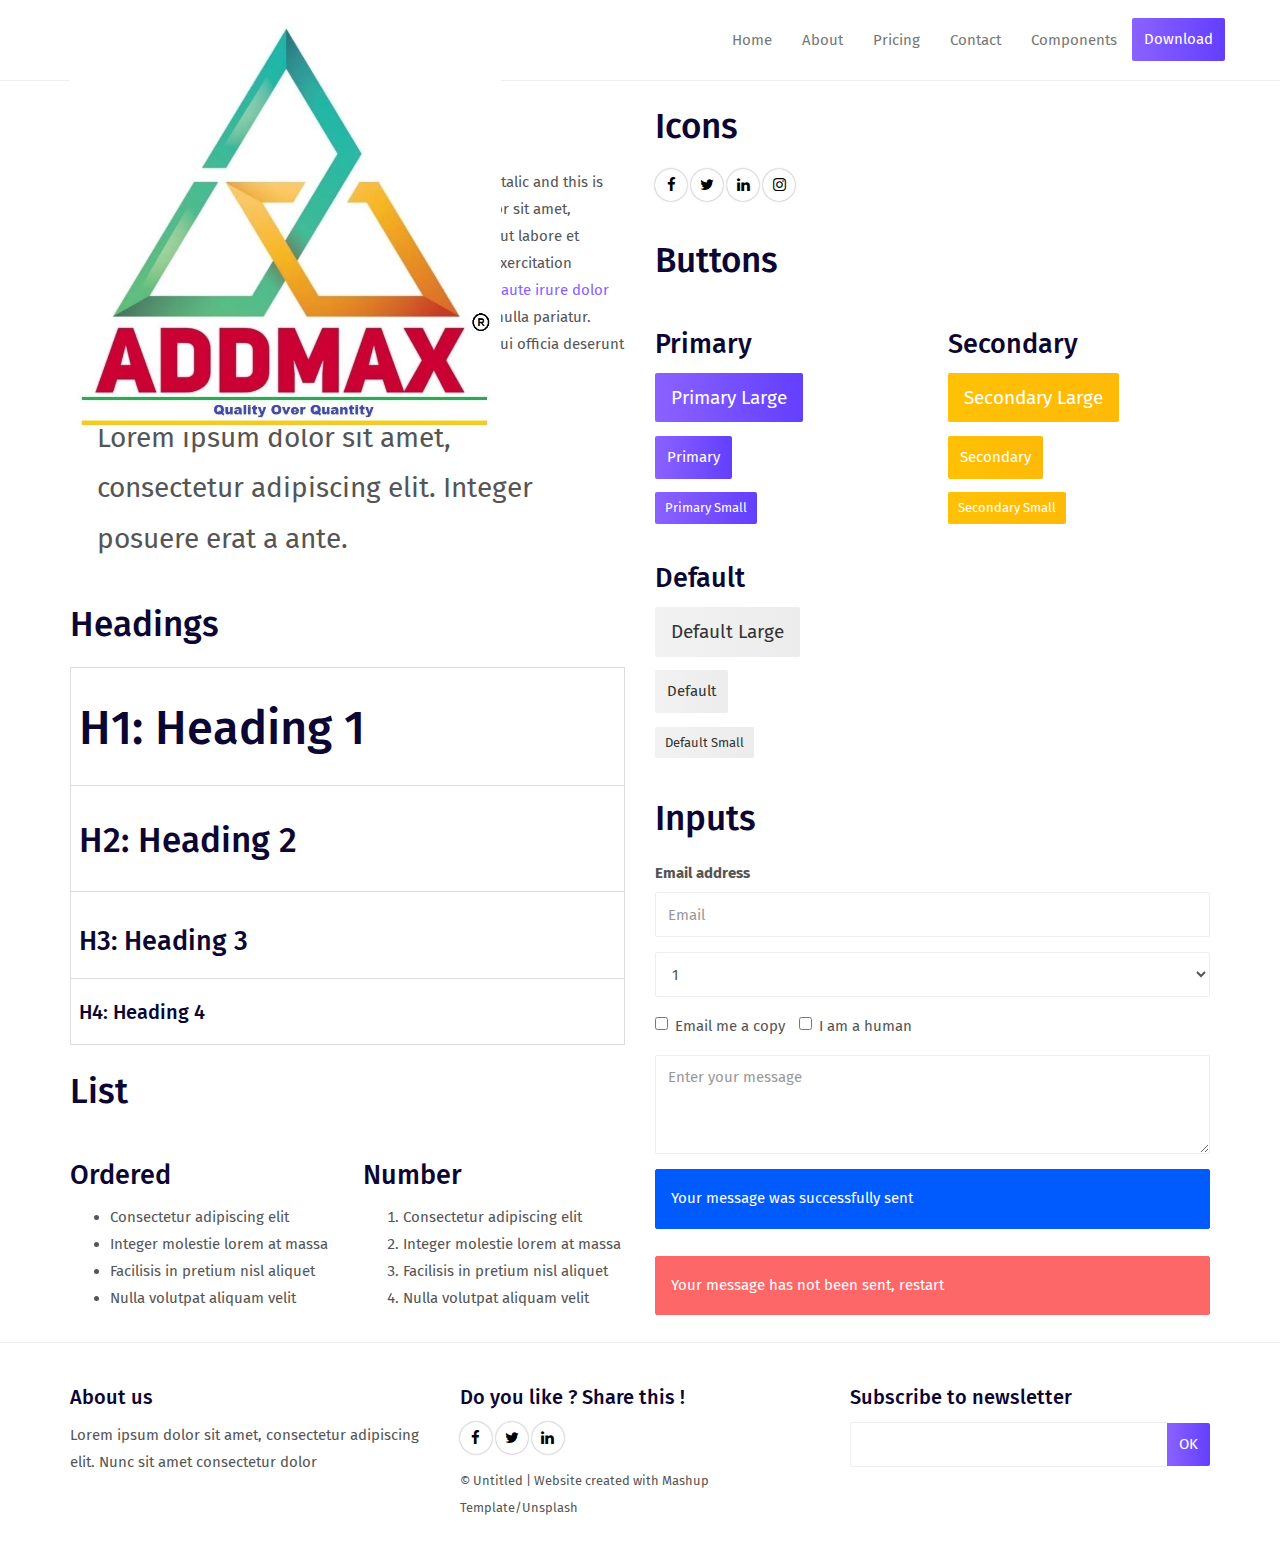
<file: components.html>
<!DOCTYPE html>
<html lang="en">

<head>
  <meta charset="UTF-8">
  <meta content="IE=edge" http-equiv="X-UA-Compatible">
  <meta content="width=device-width,initial-scale=1" name="viewport">
  <meta content="description" name="description">
  <meta name="google" content="notranslate" />
  <meta content="Mashup templates have been developped by Orson.io team" name="author">

  <!-- Disable tap highlight on IE -->
  <meta name="msapplication-tap-highlight" content="no">
  
  <link href="./assets/apple-touch-icon.png" rel="apple-touch-icon">
  <link href="./assets/favicon.ico" rel="icon">

 

  <title>Title page</title>  

<link href="./main.a3f694c0.css" rel="stylesheet"></head>

<body>

 <!-- Add your content of header -->
<header>
  <nav class="navbar  navbar-fixed-top navbar-default">
    <div class="container">
      <div class="navbar-header">
        <button type="button" class="navbar-toggle uarr collapsed" data-toggle="collapse" data-target="#navbar-collapse-uarr">
          <span class="sr-only">Toggle navigation</span>
          <span class="icon-bar"></span>
          <span class="icon-bar"></span>
          <span class="icon-bar"></span>
        </button>
        <a class="navbar-brand" href="./index.html" title="">
          <img src="./assets/images/mashuptemplate.svg" class="navbar-logo-img" alt="">
        </a>
      </div>

      <div class="collapse navbar-collapse" id="navbar-collapse-uarr">
        <ul class="nav navbar-nav navbar-right">
          <li><a href="./index.html" title="" class="active">Home</a></li>
          <li><a href="./about.html" title=""> About</a></li>
          <li><a href="./pricing.html" title=""> Pricing </a></li>
          <li><a href="./contact.html" title="">Contact</a></li>
          <li><a href="./components.html" title="">Components</a></li>
          <li>
            <p>
              <a href="./download.html" class="btn btn-primary navbar-btn" title="">Download</a>
            </p>
          </li>
          
        </ul>
      </div>
    </div>
  </nav>
</header>



<!-- Add your site or app content here -->
<div class="container">
    <div class="row">
      <div class="col-xs-12 col-md-6">

        <div class="template-example">
          <h2 class="template-title-example">Text</h2>
          <p>This is bold and this is semi bold and <b>this is extra bold</b>. This is italic and this is extra light and this is light
          and this is regular. Lorem ipsum dolor sit amet, consectetur adipisicing elit, sed do eiusmod
          tempor incididunt ut labore et dolore magna aliqua. Ut enim ad minim veniam,
          quis nostrud exercitation ullamco laboris nisi ut aliquip ex ea commodo
          consequat. <a href="">Duis aute irure dolor</a> in reprehenderit in voluptate velit esse
          cillum dolore eu fugiat nulla pariatur. Excepteur sint occaecat cupidatat non
          proident, sunt in culpa qui officia deserunt mollit anim id est laborum.

          <blockquote>
            <p>Lorem ipsum dolor sit amet, consectetur adipiscing elit. Integer posuere erat a ante.</p>
          </blockquote>
          
          </p>
        </div>

        <div class="template-example">
          <h2 class="template-title-example">Headings</h2>
          
          <table class="table table-bordered">
            <tr><td><h1>H1: Heading 1</h1></td></tr>
            <tr><td><h2>H2: Heading 2</h2></td></tr>
            <tr><td><h3>H3: Heading 3</h3></td></tr>
            <tr><td><h4>H4: Heading 4</h4></td></tr>
          </table>
          
        </div>

        
        <div class="template-example">
          <h2 class="template-title-example">List</h2>
          <div class="row">
            <div class="col-md-6">
              <h3 class="template-title-example">Ordered</h3>
              <ul>
                <li>Consectetur adipiscing elit</li>
                <li>Integer molestie lorem at massa</li>
                <li>Facilisis in pretium nisl aliquet</li>
                <li>Nulla volutpat aliquam velit</li>
              </ul>
            </div>
            <div class="col-md-6">
              <h3 class="template-title-example">Number</h3>
              <ol>
                <li>Consectetur adipiscing elit</li>
                <li>Integer molestie lorem at massa</li>
                <li>Facilisis in pretium nisl aliquet</li>
                <li>Nulla volutpat aliquam velit</li>
              </ol>
            </div>
          </div>
        </div>
        

        
      </div>

      <div class="col-xs-12 col-md-6">
        <div class="template-example">
          
          <div class="row">
            
            <div class="col-md-6">
                <h2 class="template-title-example">Icons</h2>
                <p>
                    <span class="fa-icon">
                      <i class="fa fa-facebook"></i>
                    </span>
                  
                    <span class="fa-icon">
                      <i class="fa fa-twitter"></i>
                    </span>
                  
                    <span class="fa-icon">
                      <i class="fa fa-linkedin"></i>
                    </span>
                 
                    <span class="fa-icon">
                      <i class="fa fa-instagram"></i>
                    </span>
                  
                </p>
            </div>

          </div>


          


        </div>

        <div class="template-example">
          <h2 class="template-title-example">Buttons</h2>
          <div class="row">
            <div class="col-md-6">
              <h3 class="template-title-example">Primary</h2>
              <div class="row">
                  <div class="col-md-6">
                  <p><a href="" class="btn btn-primary btn-lg">Primary Large</a></p>
                  <p><a href="" class="btn btn-primary">Primary </a></p>
                  <p><a href="" class="btn btn-primary btn-sm">Primary Small</a></p>
                </div>
              </div>

              <h3 class="template-title-example">Default</h2>
              <div class="row">
                  <div class="col-md-6">
                  <p><a href="" class="btn btn-default btn-lg">Default Large</a></p>
                  <p><a href="" class="btn btn-default">Default </a></p>
                  <p><a href="" class="btn btn-default btn-sm">Default Small</a></p>
                </div>
              </div>

            </div>

            <div class="col-md-6">
              <h3 class="template-title-example">Secondary</h2>
              <div class="row">
                  <div class="col-md-6">
                  <p><a href="" class="btn btn-info btn-lg">Secondary Large</a></p>
                  <p><a href="" class="btn btn-info">Secondary </a></p>
                  <p><a href="" class="btn btn-info btn-sm">Secondary Small</a></p>
                </div>
              </div>
            </div>
          </div>
        </div>
        
        <div class="template-example">
          <h2 class="template-title-example">Inputs</h2>

            <div class="form-group">
              <label for="exampleInputEmail1">Email address</label>
              <input type="email" class="form-control" id="exampleInputEmail1" placeholder="Email">
            </div>

            <div class="form-group">
              <select class="form-control">
                <option>1</option>
                <option>2</option>
                <option>3</option>
                <option>4</option>
                <option>5</option>
              </select>
            </div>

            <div class="form-group">
              <label class="checkbox-inline">
                <input 
                type="checkbox" id="inlineCheckbox1" value="option1"> Email me a copy
              </label>
              <label class="checkbox-inline">
                <input type="checkbox" id="inlineCheckbox2" value="option2"> I am a human
              </label>
            </div>

            <div class="form-group">
              <textarea class="form-control" rows="3" placeholder="Enter your message"></textarea>
            </div>
            
            <div class="alert alert-success" role="alert">Your message was successfully sent</div>
            <div class="alert alert-danger" role="alert">Your message has not been sent, restart</div>
        </div>




      </div>
    </div>
</div>
<footer>
    <div class="section-container footer-container">
        <div class="container">
            <div class="row">
                    <div class="col-md-4">
                        <h4>About us</h4>
                        <p>Lorem ipsum dolor sit amet, consectetur adipiscing elit. Nunc sit amet consectetur dolor</p>
                    </div>

                    <div class="col-md-4">
                        <h4>Do you like ? Share this !</h4>
                        <p>
                            <a href="https://facebook.com/" class="social-round-icon white-round-icon fa-icon" title="">
                            <i class="fa fa-facebook" aria-hidden="true"></i>
                          </a>
                          <a href="https://twitter.com/" class="social-round-icon white-round-icon fa-icon" title="">
                            <i class="fa fa-twitter" aria-hidden="true"></i>
                          </a>
                          <a href="https://www.linkedin.com/" class="social-round-icon white-round-icon fa-icon" title="">
                            <i class="fa fa-linkedin" aria-hidden="true"></i>
                          </a>
                        </p>
                        <p><small>© Untitled | Website created with <a href="http://www.mashup-template.com/" class="link-like-text" title="Create website with free html template">Mashup Template</a>/<a href="http://www.unsplash.com/" class="link-like-text" title="Beautiful Free Images">Unsplash</a></small></p>    
                    </div>

                    <div class="col-md-4">
                        <h4>Subscribe to newsletter</h4>
                        
                        <div class="form-group">
                            <div class="input-group">
                                <input type="text" class="form-control footer-input-text">
                                <div class="input-group-btn">
                                    <button type="button" class="btn btn-primary btn-newsletter ">OK</button>
                                </div>
                            </div>
                        </div>


                    </div>
            </div>
        </div>
    </div>
</footer>

<script>
  document.addEventListener("DOMContentLoaded", function (event) {
    navActivePage();
  });
</script>

<!-- Google Analytics: change UA-XXXXX-X to be your site's ID 

<script>
  (function (i, s, o, g, r, a, m) {
    i['GoogleAnalyticsObject'] = r; i[r] = i[r] || function () {
      (i[r].q = i[r].q || []).push(arguments)
    }, i[r].l = 1 * new Date(); a = s.createElement(o),
      m = s.getElementsByTagName(o)[0]; a.async = 1; a.src = g; m.parentNode.insertBefore(a, m)
  })(window, document, 'script', '//www.google-analytics.com/analytics.js', 'ga');
  ga('create', 'UA-XXXXX-X', 'auto');
  ga('send', 'pageview');
</script>

--> 
<script type="text/javascript" src="./main.41beeca9.js"></script></body>

</html>
</file>
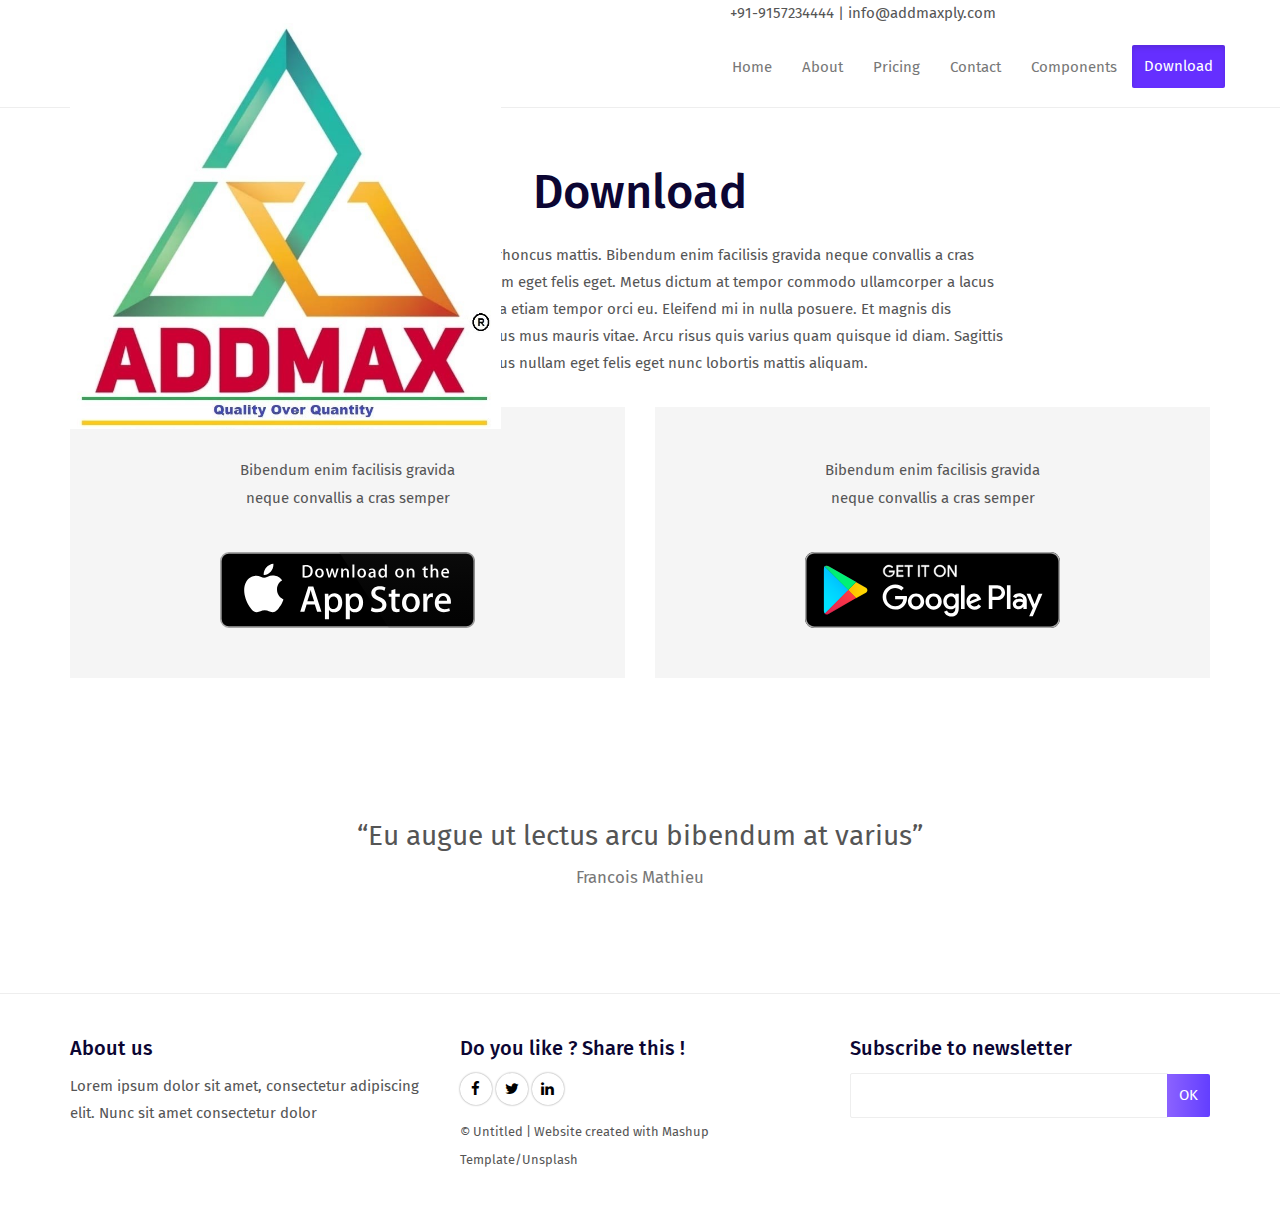
<file: download.html>
<!DOCTYPE html>
<html lang="en">

<head>
  <meta charset="UTF-8">
  <meta content="IE=edge" http-equiv="X-UA-Compatible">
  <meta content="width=device-width,initial-scale=1" name="viewport">
  <meta content="description" name="description">
  <meta name="google" content="notranslate" />
  <meta content="Mashup templates have been developped by Orson.io team" name="author">

  <!-- Disable tap highlight on IE -->
  <meta name="msapplication-tap-highlight" content="no">
  
  <link href="./assets/apple-touch-icon.png" rel="apple-touch-icon">
  <link href="./assets/favicon.ico" rel="icon">

 

  <title>Title page</title>  

<link href="./main.a3f694c0.css" rel="stylesheet"></head>

<body>

 <!-- Add your content of header -->
<header>
  <nav class="navbar  navbar-fixed-top navbar-default">
    <div class="container">
      <div class="navbar-header">
        <button type="button" class="navbar-toggle uarr collapsed" data-toggle="collapse" data-target="#navbar-collapse-uarr">
          <span class="sr-only">Toggle navigation</span>
          <span class="icon-bar"></span>
          <span class="icon-bar"></span>
          <span class="icon-bar"></span>
        </button>
        <a class="navbar-brand" href="./index.html" title="">
          <img src="./assets/images/mashuptemplate.svg" class="navbar-logo-img" alt="">
        </a>
      </div>

      <div class="collapse navbar-collapse" id="navbar-collapse-uarr">
        <center>+91-9157234444 | info@addmaxply.com </center>
        <ul class="nav navbar-nav navbar-right">
          <li><a href="./index.html" title="" class="active">Home</a></li>
          <li><a href="./about.html" title=""> About</a></li>
          <li><a href="./pricing.html" title=""> Pricing </a></li>
          <li><a href="./contact.html" title="">Contact</a></li>
          <li><a href="./components.html" title="">Components</a></li>
          <li>
            <p>
              <a href="./download.html" class="btn btn-primary navbar-btn" title="">Download</a>
            </p>
          </li>
          
        </ul>
      </div>
    </div>
  </nav>
</header>




<div class="section-container">
    <div class="container">
    
        <div class="row">
            <div class="col-xs-12 col-md-8 col-md-offset-2">
                <div class="section-container-spacer">
                    <div class="text-center">
                        <h1>Download</h1>
                    </div>
                    <p>Adipiscing vitae proin sagittis nisl rhoncus mattis. Bibendum enim facilisis gravida neque convallis
                        a cras semper auctor. Sit amet risus nullam eget felis eget. Metus dictum at tempor commodo ullamcorper
                        a lacus vestibulum. Sit amet facilisis magna etiam tempor orci eu. Eleifend mi in nulla posuere.
                        Et magnis dis parturient montes nascetur ridiculus mus mauris vitae. Arcu risus quis varius quam
                        quisque id diam. Sagittis vitae et leo duis ut diam quam. Risus nullam eget felis eget nunc lobortis
                        mattis aliquam.
                    </p>
                </div>
            </div>
        </div>

        <div class="row">
            <div class="col-md-6 ">
                <div class="download-card ">
                    <p>Bibendum enim facilisis gravida <br>neque convallis a cras semper </p>
                    <br>
                    <a href="https://itunes.apple.com/fr/genre/mac/" title=""> <img src="./assets/images/app-store-apple.svg" class="img-responsive" alt=""></a>
                </div>
            </div>
            <div class="col-md-6 ">
                <div class="download-card">
                    <p>Bibendum enim facilisis gravida <br>neque convallis a cras semper </p>
                    <br>
                    <a href="https://play.google.com/store/apps" title=""> <img src="./assets/images/google-play.svg" class="img-responsive" alt=""></a>
                </div>
                    
            </div>
        </div>
    </div>
</div>           


<div class="section-container">
    <div class="container">
        <div class="row">
            <div class="col-xs-12">

                <div class="text-center">
                    <blockquote>
                        <p>“Eu augue ut lectus arcu bibendum at varius”
                            <small class="">Francois Mathieu</small>
                        </p>
                    </blockquote>
                </div>

                

</div>
        </div>
    </div>
</div>





<footer>
    <div class="section-container footer-container">
        <div class="container">
            <div class="row">
                    <div class="col-md-4">
                        <h4>About us</h4>
                        <p>Lorem ipsum dolor sit amet, consectetur adipiscing elit. Nunc sit amet consectetur dolor</p>
                    </div>

                    <div class="col-md-4">
                        <h4>Do you like ? Share this !</h4>
                        <p>
                            <a href="https://facebook.com/" class="social-round-icon white-round-icon fa-icon" title="">
                            <i class="fa fa-facebook" aria-hidden="true"></i>
                          </a>
                          <a href="https://twitter.com/" class="social-round-icon white-round-icon fa-icon" title="">
                            <i class="fa fa-twitter" aria-hidden="true"></i>
                          </a>
                          <a href="https://www.linkedin.com/" class="social-round-icon white-round-icon fa-icon" title="">
                            <i class="fa fa-linkedin" aria-hidden="true"></i>
                          </a>
                        </p>
                        <p><small>© Untitled | Website created with <a href="http://www.mashup-template.com/" class="link-like-text" title="Create website with free html template">Mashup Template</a>/<a href="http://www.unsplash.com/" class="link-like-text" title="Beautiful Free Images">Unsplash</a></small></p>    
                    </div>

                    <div class="col-md-4">
                        <h4>Subscribe to newsletter</h4>
                        
                        <div class="form-group">
                            <div class="input-group">
                                <input type="text" class="form-control footer-input-text">
                                <div class="input-group-btn">
                                    <button type="button" class="btn btn-primary btn-newsletter ">OK</button>
                                </div>
                            </div>
                        </div>


                    </div>
            </div>
        </div>
    </div>
</footer>

<script>
  document.addEventListener("DOMContentLoaded", function (event) {
    navActivePage();
  });
</script>

<!-- Google Analytics: change UA-XXXXX-X to be your site's ID 

<script>
  (function (i, s, o, g, r, a, m) {
    i['GoogleAnalyticsObject'] = r; i[r] = i[r] || function () {
      (i[r].q = i[r].q || []).push(arguments)
    }, i[r].l = 1 * new Date(); a = s.createElement(o),
      m = s.getElementsByTagName(o)[0]; a.async = 1; a.src = g; m.parentNode.insertBefore(a, m)
  })(window, document, 'script', '//www.google-analytics.com/analytics.js', 'ga');
  ga('create', 'UA-XXXXX-X', 'auto');
  ga('send', 'pageview');
</script>

--> 
<script type="text/javascript" src="./main.41beeca9.js"></script></body>

</html>
</file>
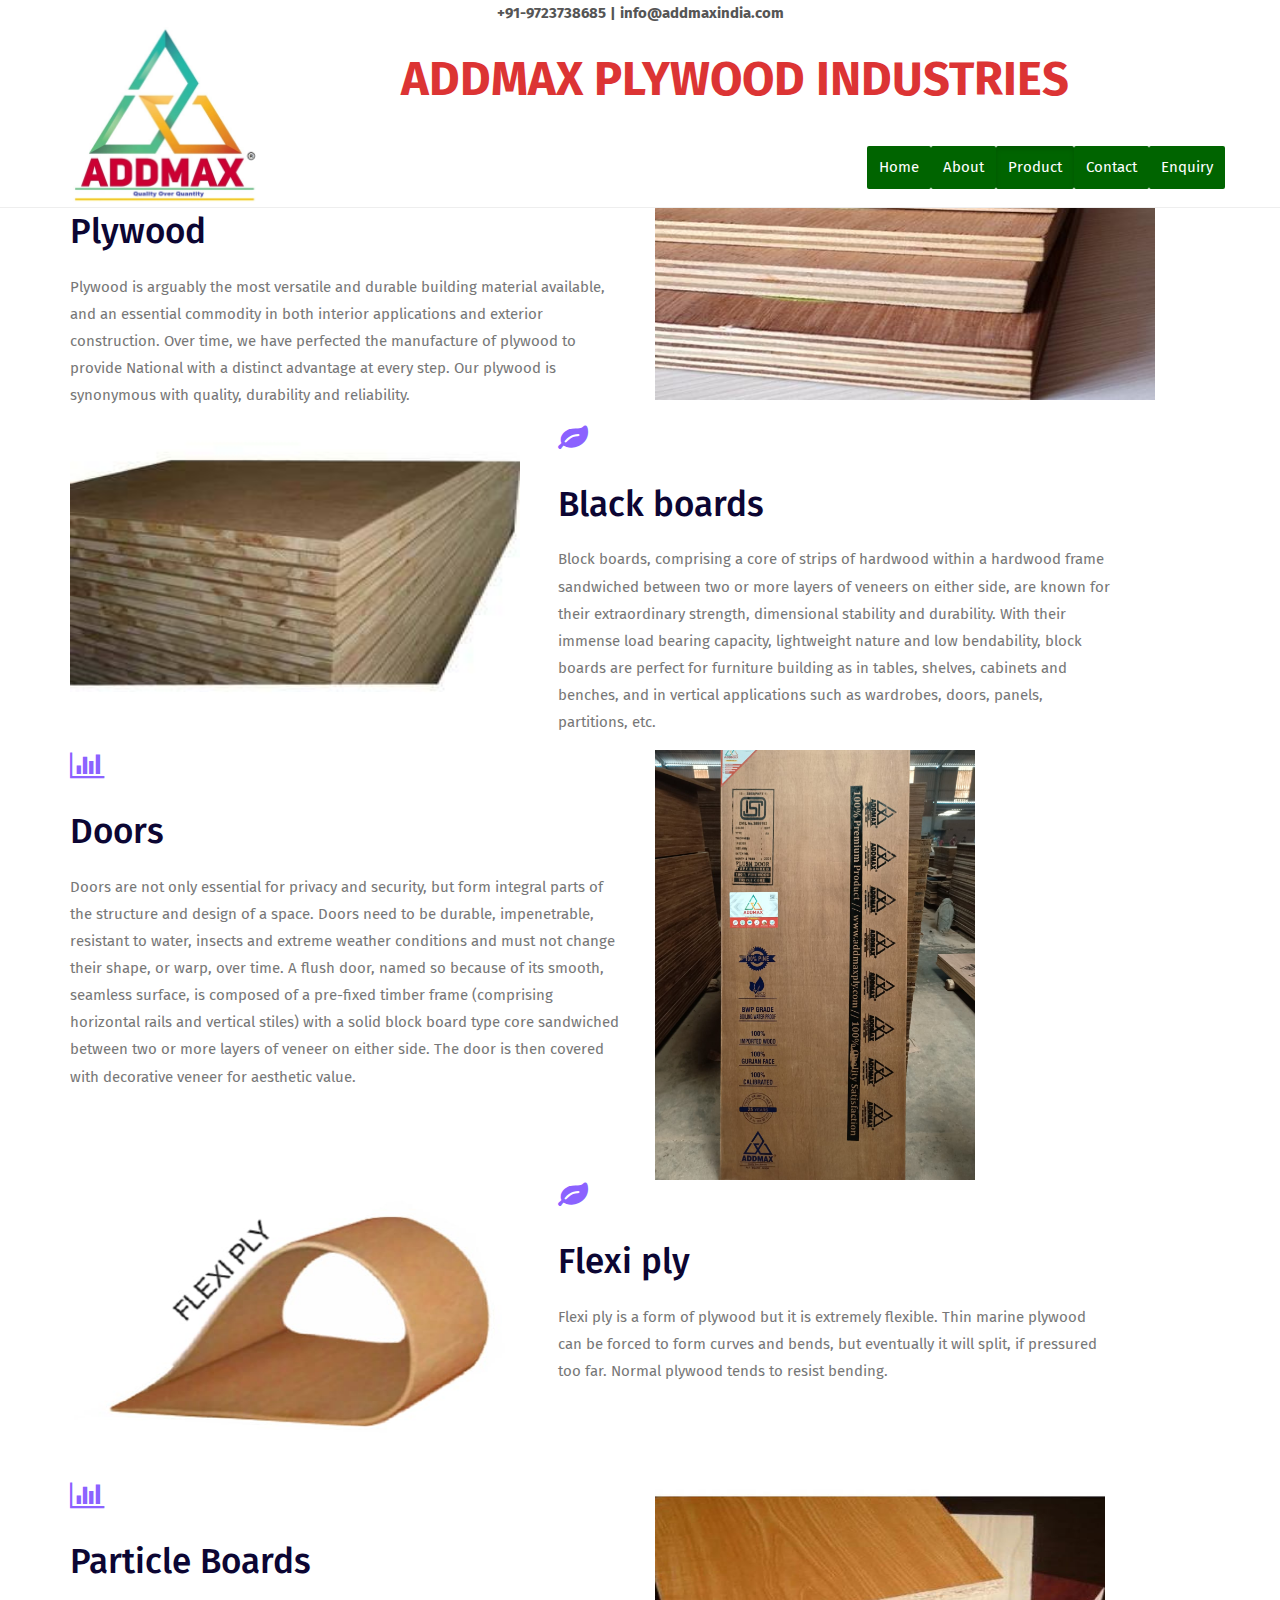
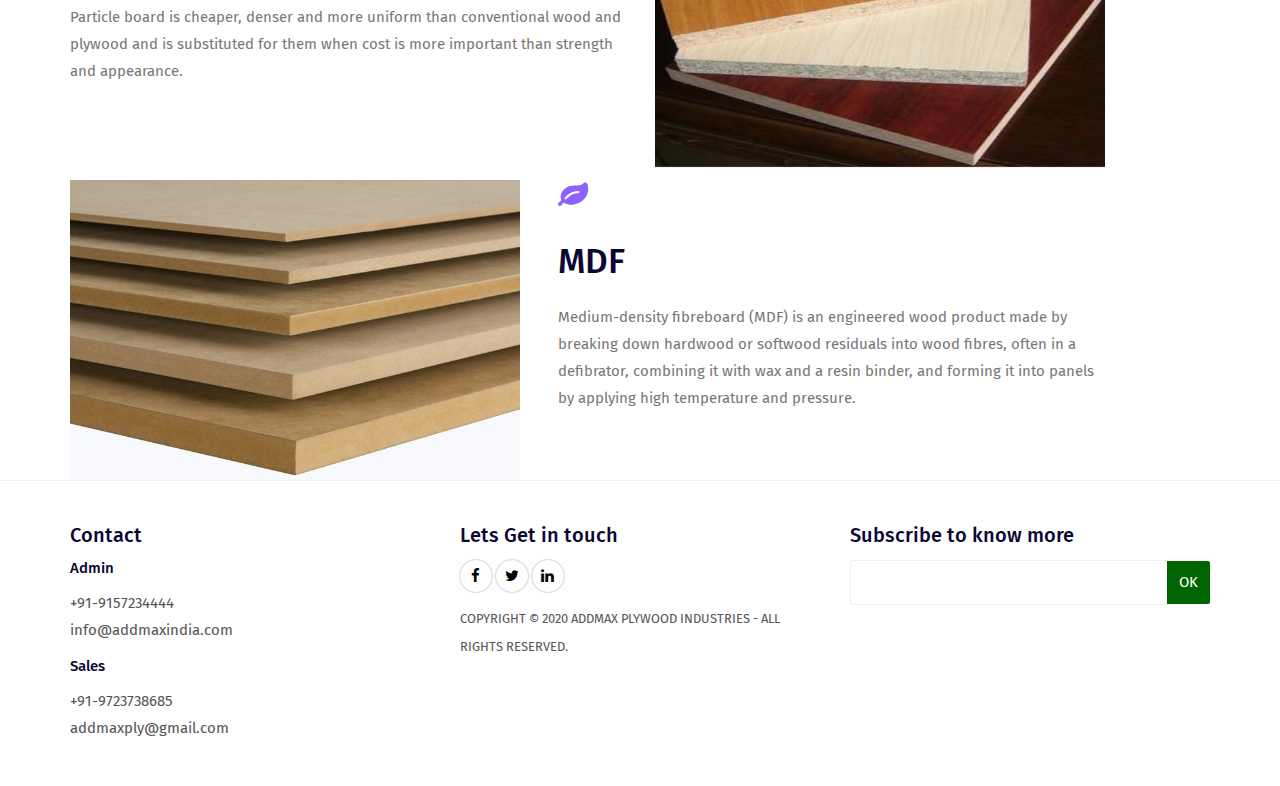
<file: pricing.html>
<!DOCTYPE html>
<html lang="en">

<head>
  <meta charset="UTF-8">
  <meta content="IE=edge" http-equiv="X-UA-Compatible">
  <meta content="width=device-width,initial-scale=1" name="viewport">
  <meta content="description" name="description">
  <meta name="google" content="notranslate" />
  <meta content="Mashup templates have been developped by Orson.io team" name="author">

  <!-- Disable tap highlight on IE -->
  <meta name="msapplication-tap-highlight" content="no">
  
  <link href="./assets/apple-touch-icon.png" rel="apple-touch-icon">
  <link href="./assets/images/mashuptemplate.svg" rel="icon">
  <link rel="stylesheet" type="text/css" href="style.css">


  <title>Products</title>  

<link href="./main.a3f694c0.css" rel="stylesheet"></head>

<body>

 <!-- Add your content of header -->
<header>
  <nav class="navbar  navbar-fixed-top navbar-default">
    <center><strong><blink>+91-9723738685 | info@addmaxindia.com </blink></strong></center>
    <div class="container">
      <div class="navbar-header">
        <button type="button" class="navbar-toggle uarr collapsed" data-toggle="collapse" data-target="#navbar-collapse-uarr">
          <span class="sr-only">Toggle navigation</span>
          <span class="icon-bar"></span>
          <span class="icon-bar"></span>
          <span class="icon-bar"></span>
        </button>

          <img src="./assets/images/mashuptemplate.svg"  class="navimg" alt="" style="height: 175px; width:190px">
      </div>


      <div class="collapse navbar-collapse" id="navbar-collapse-uarr">
        <center><h1 style="color: #dc3434 !important; "><b>ADDMAX PLYWOOD INDUSTRIES</h1></b></center>
        <ul class="nav navbar-nav navbar-right">
          <li>
            <p>
              <a href="./index.html" class="btn btn-primary navbar-btn" title="">Home</a>
            </p>
          </li>
          <li>
            <p>
              <a href="./about.html" class="btn btn-primary navbar-btn" title="">About</a>
            </p>
          </li>
          <li>
            <p>
              <a href="./pricing.html" class="btn btn-primary navbar-btn" title="">Product</a>
            </p>
          </li>
          <li>
            <p>
              <a href="./contact.html" class="btn btn-primary navbar-btn" title="">Contact</a>
            </p>
          </li>
          <li>
            <p>
              <a href="./enquire.html" class="btn btn-primary navbar-btn" title="">Enquiry</a>
            </p>
          </li>
          
        </ul>
      </div>
    </div>
  </nav>
</header>




<div class="bg-white py-5" style="padding-top: 70px;">
  <div class="container py-5">
    <div class="row align-items-center mb-5 top-2">
      <div class="col-lg-6 order-2 order-lg-1"><i class="fa fa-bar-chart fa-2x mb-3 text-primary"></i>
        <h2 class="font-weight-light">Plywood</h2>
        <p class="font-italic text-muted mb-4">Plywood is arguably the most versatile and durable building material available, and an essential commodity in both interior applications and exterior construction.
        Over time, we have perfected the manufacture of plywood to provide National with a distinct advantage at every step. Our plywood is synonymous with quality, durability and reliability.</p>
      </div>
      <div class="col-lg-5 px-5 mx-auto order-1 order-lg-2"><img src="./assets/images/img-14.jpeg" alt="" class="img-fluid mb-4 mb-lg-0" style="width: 500px;height: 250px"></div>
    </div>
    <div class="row align-items-center">
      <div class="col-lg-5 px-5 mx-auto"><img src="./assets/images/img-13.jpeg" alt="" class="img-fluid mb-4 mb-lg-0" style="width: 450px;height: 300px"></div>
      <div class="col-lg-6"><i class="fa fa-leaf fa-2x mb-3 text-primary"></i>
        <h2 class="font-weight-light">Black boards</h2>
        <p class="font-italic text-muted mb-4">Block boards, comprising a core of strips of hardwood within a hardwood frame sandwiched between two or more layers of veneers on either side, are known for their extraordinary strength, dimensional stability and durability. With their immense load bearing capacity, lightweight nature and low bendability, block boards are perfect for furniture building as in tables, shelves, cabinets and benches, and in vertical applications such as wardrobes, doors, panels, partitions, etc.</p>
      </div>
    </div>
  </div>
</div>

<div class="bg-white py-5">
  <div class="container py-5">
    <div class="row align-items-center mb-5">
      <div class="col-lg-6 order-2 order-lg-1"><i class="fa fa-bar-chart fa-2x mb-3 text-primary"></i>
        <h2 class="font-weight-light">Doors</h2>
        <p class="font-italic text-muted mb-4">Doors are not only essential for privacy and security, but form integral parts of the structure and design of a space. Doors need to be durable, impenetrable, resistant to water, insects and extreme weather conditions and must not change their shape, or warp, over time. A flush door, named so because of its smooth, seamless surface, is composed of a pre-fixed timber frame (comprising horizontal rails and vertical stiles) with a solid block board type core sandwiched between two or more layers of veneer on either side. The door is then covered with decorative veneer for aesthetic value.</p></div>
      <div class="col-lg-5 px-5 mx-auto order-1 order-lg-2"><img src="./assets/images/img-12.jpeg" alt="" class="img-fluid mb-4 mb-lg-0" style="width: 320px;height: 430px"></div>
    </div>
    <div class="row align-items-center">
      <div class="col-lg-5 px-5 mx-auto"><img src="./assets/images/img-15.jpeg" alt="" class="img-fluid mb-4 mb-lg-0" style="width: 450px;height: 300px"></div>
      <div class="col-lg-6"><i class="fa fa-leaf fa-2x mb-3 text-primary"></i>
        <h2 class="font-weight-light">Flexi ply</h2>
        <p class="font-italic text-muted mb-4">Flexi ply is a form of plywood but it is extremely flexible.

Thin marine plywood can be forced to form curves and bends, but eventually it will split, if pressured too far. Normal plywood tends to resist bending.</p>
      </div>
    </div>
  </div>
</div>

<div class="bg-white py-5">
  <div class="container py-5">
    <div class="row align-items-center mb-5">
      <div class="col-lg-6 order-2 order-lg-1"><i class="fa fa-bar-chart fa-2x mb-3 text-primary"></i>
        <h2 class="font-weight-light">Particle Boards</h2>
        <p class="font-italic text-muted mb-4">Particle board is cheaper, denser and more uniform than conventional wood and plywood and is substituted for them when cost is more important than strength and appearance.</p></div>
      <div class="col-lg-5 px-5 mx-auto order-1 order-lg-2"><img src="./assets/images/img-16.jpeg" alt="" class="img-fluid mb-4 mb-lg-0" style="width: 450px;height: 300px"></div>
    </div>
    <div class="row align-items-center">
      <div class="col-lg-5 px-5 mx-auto"><img src="./assets/images/img-17.jpeg" alt="" class="img-fluid mb-4 mb-lg-0" style="width: 450px;height: 300px"></div>
      <div class="col-lg-6"><i class="fa fa-leaf fa-2x mb-3 text-primary"></i>
        <h2 class="font-weight-light">MDF</h2>
        <p class="font-italic text-muted mb-4">Medium-density fibreboard (MDF) is an engineered wood product made by breaking down hardwood or softwood residuals into wood fibres, often in a defibrator, combining it with wax and a resin binder, and forming it into panels by applying high temperature and pressure.</p>
      </div>
    </div>
  </div>
</div>



<footer>
    <div class="section-container footer-container">
        <div class="container">
            <div class="row">
                    <div class="col-md-4">
                        <h4>Contact</h4>
                        <h5>Admin</h5>
                        <p>+91-9157234444<br>
                        info@addmaxindia.com<br>
                        <h5>Sales</h5>
                          +91-9723738685<br>
                           addmaxply@gmail.com</p>
                    </div>

                    <div class="col-md-4">
                        <h4>Lets Get in touch</h4>
                        <p>
                            <a href="https://facebook.com/" class="social-round-icon white-round-icon fa-icon" title="">
                            <i class="fa fa-facebook" aria-hidden="true"></i>
                          </a>
                          <a href="https://twitter.com/" class="social-round-icon white-round-icon fa-icon" title="">
                            <i class="fa fa-twitter" aria-hidden="true"></i>
                          </a>
                          <a href="https://www.linkedin.com/" class="social-round-icon white-round-icon fa-icon" title="">
                            <i class="fa fa-linkedin" aria-hidden="true"></i>
                          </a>
                        </p>
                        <p><small>COPYRIGHT © 2020 ADDMAX PLYWOOD INDUSTRIES - ALL RIGHTS RESERVED.</a></small></p>    
                    </div>

                    <div class="col-md-4">
                        <h4>Subscribe to know more</h4>
                        <form action="https://formspree.io/maypaolq" method="POST"> 
                        <div class="form-group">
                            <div class="input-group">
                                <input type="text" class="form-control footer-input-text" name="E-Mail">
                                <div class="input-group-btn">
                                    <button type="button" class="btn btn-primary btn-newsletter ">OK</button>
                                </div>
                            </div>
                        </div>
                      </form>

                    </div>
            </div>
        </div>
    </div>
</footer>

<script>
  document.addEventListener("DOMContentLoaded", function (event) {
    navActivePage();
  });
</script>

<!-- Google Analytics: change UA-XXXXX-X to be your site's ID 

<script>
  (function (i, s, o, g, r, a, m) {
    i['GoogleAnalyticsObject'] = r; i[r] = i[r] || function () {
      (i[r].q = i[r].q || []).push(arguments)
    }, i[r].l = 1 * new Date(); a = s.createElement(o),
      m = s.getElementsByTagName(o)[0]; a.async = 1; a.src = g; m.parentNode.insertBefore(a, m)
  })(window, document, 'script', '//www.google-analytics.com/analytics.js', 'ga');
  ga('create', 'UA-XXXXX-X', 'auto');
  ga('send', 'pageview');
</script>

--> 
<script type="text/javascript" src="./main.41beeca9.js"></script></body>

</html>
</file>
<file: style.css>
blink {
  -webkit-animation: 2s linear infinite condemned_blink_effect; /* for Safari 4.0 - 8.0 */
  animation: 2s linear infinite condemned_blink_effect;
}

/* for Safari 4.0 - 8.0 */
@-webkit-keyframes condemned_blink_effect { 
  0% {
    visibility: hidden;
  }
  50% {
    visibility: hidden;
  }
  100% {
    visibility: visible;
  }
}

@keyframes condemned_blink_effect {
  0% {
    visibility: hidden;
  }
  50% {
    visibility: hidden;
  }
  100% {
    visibility: visible;
  }
}



@media only screen and (max-device-width: 530px) {

.navimg {
 	height: 65px !important;
 	width:72px  !important;
 }
 
.img-responsive{
	height: 200px !important;
} 
img {
 	width: 100% !important;
 }
 
 
 
    }


.btn-primary, .btn-primary:hover {
    background-image: -webkit-linear-gradient(left,#8b62ff,#3b1bff) !important;
    background-image: -o-linear-gradient(left,#8b62ff 0,#3b1bff 100%) !important;
    background-image: linear-gradient(90deg,#006400 0,#006400) !important;
    background-repeat: repeat-x !important;
    filter: progid:DXImageTransform.Microsoft.gradient(startColorstr="#FF8B62FF",endColorstr="#FF3B1BFF",GradientType=1) !important;
}
</file>
<file: main.a3f694c0.css>
@import url(https://fonts.googleapis.com/css?family=La+Belle+Aurore|Fira+Sans:400,700);@import url(https://maxcdn.bootstrapcdn.com/font-awesome/4.7.0/css/font-awesome.min.css);/*!
 * Bootstrap v3.3.7 (http://getbootstrap.com)
 * Copyright 2011-2016 Twitter, Inc.
 * Licensed under MIT (https://github.com/twbs/bootstrap/blob/master/LICENSE)
 */
/*! normalize.css v3.0.3 | MIT License | github.com/necolas/normalize.css */html{font-family:sans-serif;-ms-text-size-adjust:100%;-webkit-text-size-adjust:100%}body{margin:0}article,aside,details,figcaption,figure,footer,header,hgroup,main,menu,nav,section,summary{display:block}audio,canvas,progress,video{display:inline-block;vertical-align:baseline}audio:not([controls]){display:none;height:0}[hidden],template{display:none}a{background-color:transparent}a:active,a:hover{outline:0}abbr[title]{border-bottom:1px dotted}b,strong{font-weight:700}dfn{font-style:italic}h1{font-size:2em;margin:.67em 0}mark{background:#ff0;color:#000}small{font-size:80%}sub,sup{font-size:75%;line-height:0;position:relative;vertical-align:baseline}sup{top:-.5em}sub{bottom:-.25em}img{border:0}svg:not(:root){overflow:hidden}figure{margin:1em 40px}hr{box-sizing:content-box;height:0}pre{overflow:auto}code,kbd,pre,samp{font-family:monospace,monospace;font-size:1em}button,input,optgroup,select,textarea{color:inherit;font:inherit;margin:0}button{overflow:visible}button,select{text-transform:none}button,html input[type=button],input[type=reset],input[type=submit]{-webkit-appearance:button;cursor:pointer}button[disabled],html input[disabled]{cursor:default}button::-moz-focus-inner,input::-moz-focus-inner{border:0;padding:0}input{line-height:normal}input[type=checkbox],input[type=radio]{box-sizing:border-box;padding:0}input[type=number]::-webkit-inner-spin-button,input[type=number]::-webkit-outer-spin-button{height:auto}input[type=search]{-webkit-appearance:textfield;box-sizing:content-box}input[type=search]::-webkit-search-cancel-button,input[type=search]::-webkit-search-decoration{-webkit-appearance:none}fieldset{border:1px solid silver;margin:0 2px;padding:.35em .625em .75em}textarea{overflow:auto}optgroup{font-weight:700}table{border-collapse:collapse;border-spacing:0}td,th{padding:0}

/*! Source: https://github.com/h5bp/html5-boilerplate/blob/master/src/css/main.css */@media print{*,:after,:before{background:transparent!important;color:#000!important;box-shadow:none!important;text-shadow:none!important}a,a:visited{text-decoration:underline}a[href]:after{content:" (" attr(href) ")"}abbr[title]:after{content:" (" attr(title) ")"}a[href^="#"]:after,a[href^="javascript:"]:after{content:""}blockquote,pre{border:1px solid #999;page-break-inside:avoid}thead{display:table-header-group}img,tr{page-break-inside:avoid}img{max-width:100%!important}h2,h3,p{orphans:3;widows:3}h2,h3{page-break-after:avoid}.navbar{display:none}.btn>.caret,.dropup>.btn>.caret{border-top-color:#000!important}.label{border:1px solid #000}.table{border-collapse:collapse!important}.table td,.table th{background-color:#fff!important}.table-bordered td,.table-bordered th{border:1px solid #ddd!important}}*,:after,:before{-webkit-box-sizing:border-box;-moz-box-sizing:border-box;box-sizing:border-box}html{font-size:10px;-webkit-tap-highlight-color:transparent}body{font-family:Fira Sans,Helvetica,Arial,sans-serif;font-size:15px;line-height:1.81;color:#555;background-color:#fff}button,input,select,textarea{font-family:inherit;font-size:inherit;line-height:inherit}a{color:#8b62ff;text-decoration:none}a:focus,a:hover{color:#5216ff;text-decoration:underline}a:focus{outline:5px auto -webkit-focus-ring-color;outline-offset:-2px}figure{margin:0}img{vertical-align:middle}.img-responsive{display:block;max-width:100%;height:auto}.img-rounded{border-radius:2px}.img-thumbnail{padding:4px;line-height:1.81;background-color:#fff;border:1px solid #ddd;border-radius:2px;-webkit-transition:all .2s ease-in-out;-o-transition:all .2s ease-in-out;transition:all .2s ease-in-out;display:inline-block;max-width:100%;height:auto}.img-circle{border-radius:50%}hr{margin-top:27px;margin-bottom:27px;border:0;border-top:1px solid #eee}.sr-only{position:absolute;width:1px;height:1px;margin:-1px;padding:0;overflow:hidden;clip:rect(0,0,0,0);border:0}.sr-only-focusable:active,.sr-only-focusable:focus{position:static;width:auto;height:auto;margin:0;overflow:visible;clip:auto}[role=button]{cursor:pointer}.h1,.h2,.h3,.h4,.h5,.h6,h1,h2,h3,h4,h5,h6{font-family:inherit;font-weight:500;line-height:1.1;color:#0c0633}.h1 .small,.h1 small,.h2 .small,.h2 small,.h3 .small,.h3 small,.h4 .small,.h4 small,.h5 .small,.h5 small,.h6 .small,.h6 small,h1 .small,h1 small,h2 .small,h2 small,h3 .small,h3 small,h4 .small,h4 small,h5 .small,h5 small,h6 .small,h6 small{font-weight:400;line-height:1;color:#777}.h1,.h2,.h3,h1,h2,h3{margin-top:27px;margin-bottom:13.5px}.h1 .small,.h1 small,.h2 .small,.h2 small,.h3 .small,.h3 small,h1 .small,h1 small,h2 .small,h2 small,h3 .small,h3 small{font-size:65%}.h4,.h5,.h6,h4,h5,h6{margin-top:13.5px;margin-bottom:13.5px}.h4 .small,.h4 small,.h5 .small,.h5 small,.h6 .small,.h6 small,h4 .small,h4 small,h5 .small,h5 small,h6 .small,h6 small{font-size:75%}.h1,h1{font-size:47px}.h2,h2{font-size:35px}.h3,h3{font-size:27px}.h4,h4{font-size:20px}.h5,h5{font-size:15px}.h6,h6{font-size:13px}p{margin:0 0 13.5px}.lead{margin-bottom:27px;font-size:17px;font-weight:300;line-height:1.4}@media (min-width:768px){.lead{font-size:22.5px}}.small,small{font-size:86%}.mark,mark{background-color:#fcf8e3;padding:.2em}.text-left{text-align:left}.text-right{text-align:right}.text-center{text-align:center}.text-justify{text-align:justify}.text-nowrap{white-space:nowrap}.text-lowercase{text-transform:lowercase}.initialism,.text-uppercase{text-transform:uppercase}.text-capitalize{text-transform:capitalize}.text-muted{color:#777}.text-primary{color:#8b62ff}a.text-primary:focus,a.text-primary:hover{color:#652fff}.text-success{color:#fff}a.text-success:focus,a.text-success:hover{color:#e6e6e6}.text-info{color:#31708f}a.text-info:focus,a.text-info:hover{color:#245269}.text-warning{color:#8a6d3b}a.text-warning:focus,a.text-warning:hover{color:#66512c}.text-danger{color:#fff}a.text-danger:focus,a.text-danger:hover{color:#e6e6e6}.bg-primary{color:#fff;background-color:#8b62ff}a.bg-primary:focus,a.bg-primary:hover{background-color:#652fff}.bg-success{background-color:#005bff}a.bg-success:focus,a.bg-success:hover{background-color:#0049cc}.bg-info{background-color:#d9edf7}a.bg-info:focus,a.bg-info:hover{background-color:#afd9ee}.bg-warning{background-color:#fcf8e3}a.bg-warning:focus,a.bg-warning:hover{background-color:#f7ecb5}.bg-danger{background-color:#fe6767}a.bg-danger:focus,a.bg-danger:hover{background-color:#fe3434}.page-header{padding-bottom:12.5px;margin:54px 0 27px;border-bottom:1px solid #eee}ol,ul{margin-top:0;margin-bottom:13.5px}ol ol,ol ul,ul ol,ul ul{margin-bottom:0}.list-inline,.list-unstyled{padding-left:0;list-style:none}.list-inline{margin-left:-5px}.list-inline>li{display:inline-block;padding-left:5px;padding-right:5px}dl{margin-top:0;margin-bottom:27px}dd,dt{line-height:1.81}dt{font-weight:700}dd{margin-left:0}.dl-horizontal dd:after,.dl-horizontal dd:before{content:" ";display:table}.dl-horizontal dd:after{clear:both}@media (min-width:768px){.dl-horizontal dt{float:left;width:160px;clear:left;text-align:right;overflow:hidden;text-overflow:ellipsis;white-space:nowrap}.dl-horizontal dd{margin-left:180px}}abbr[data-original-title],abbr[title]{cursor:help;border-bottom:1px dotted #777}.initialism{font-size:90%}blockquote{padding:13.5px 27px;margin:0 0 27px;font-size:18.75px;border-left:5px solid #eee}blockquote ol:last-child,blockquote p:last-child,blockquote ul:last-child{margin-bottom:0}blockquote .small,blockquote footer,blockquote small{display:block;font-size:80%;line-height:1.81;color:#777}blockquote .small:before,blockquote footer:before,blockquote small:before{content:"\2014   \A0"}.blockquote-reverse,blockquote.pull-right{padding-right:15px;padding-left:0;border-right:5px solid #eee;border-left:0;text-align:right}.blockquote-reverse .small:before,.blockquote-reverse footer:before,.blockquote-reverse small:before,blockquote.pull-right .small:before,blockquote.pull-right footer:before,blockquote.pull-right small:before{content:""}.blockquote-reverse .small:after,.blockquote-reverse footer:after,.blockquote-reverse small:after,blockquote.pull-right .small:after,blockquote.pull-right footer:after,blockquote.pull-right small:after{content:"\A0   \2014"}address{margin-bottom:27px;font-style:normal;line-height:1.81}code,kbd,pre,samp{font-family:Menlo,Monaco,Consolas,Courier New,monospace}code{color:#c7254e;background-color:#f9f2f4}code,kbd{padding:2px 4px;font-size:90%;border-radius:2px}kbd{color:#fff;background-color:#333;box-shadow:inset 0 -1px 0 rgba(0,0,0,.25)}kbd kbd{padding:0;font-size:100%;font-weight:700;box-shadow:none}pre{display:block;padding:13px;margin:0 0 13.5px;font-size:14px;line-height:1.81;word-break:break-all;word-wrap:break-word;color:#333;background-color:#f5f5f5;border:1px solid #ccc;border-radius:2px}pre code{padding:0;font-size:inherit;color:inherit;white-space:pre-wrap;background-color:transparent;border-radius:0}.pre-scrollable{max-height:340px;overflow-y:scroll}.container{margin-right:auto;margin-left:auto;padding-left:15px;padding-right:15px}.container:after,.container:before{content:" ";display:table}.container:after{clear:both}@media (min-width:768px){.container{width:750px}}@media (min-width:992px){.container{width:970px}}@media (min-width:1200px){.container{width:1170px}}.container-fluid{margin-right:auto;margin-left:auto;padding-left:15px;padding-right:15px}.container-fluid:after,.container-fluid:before{content:" ";display:table}.container-fluid:after{clear:both}.row{margin-left:-15px;margin-right:-15px}.row:after,.row:before{content:" ";display:table}.row:after{clear:both}.col-lg-1,.col-lg-2,.col-lg-3,.col-lg-4,.col-lg-5,.col-lg-6,.col-lg-7,.col-lg-8,.col-lg-9,.col-lg-10,.col-lg-11,.col-lg-12,.col-md-1,.col-md-2,.col-md-3,.col-md-4,.col-md-5,.col-md-6,.col-md-7,.col-md-8,.col-md-9,.col-md-10,.col-md-11,.col-md-12,.col-sm-1,.col-sm-2,.col-sm-3,.col-sm-4,.col-sm-5,.col-sm-6,.col-sm-7,.col-sm-8,.col-sm-9,.col-sm-10,.col-sm-11,.col-sm-12,.col-xs-1,.col-xs-2,.col-xs-3,.col-xs-4,.col-xs-5,.col-xs-6,.col-xs-7,.col-xs-8,.col-xs-9,.col-xs-10,.col-xs-11,.col-xs-12{position:relative;min-height:1px;padding-left:15px;padding-right:15px}.col-xs-1,.col-xs-2,.col-xs-3,.col-xs-4,.col-xs-5,.col-xs-6,.col-xs-7,.col-xs-8,.col-xs-9,.col-xs-10,.col-xs-11,.col-xs-12{float:left}.col-xs-1{width:8.33333%}.col-xs-2{width:16.66667%}.col-xs-3{width:25%}.col-xs-4{width:33.33333%}.col-xs-5{width:41.66667%}.col-xs-6{width:50%}.col-xs-7{width:58.33333%}.col-xs-8{width:66.66667%}.col-xs-9{width:75%}.col-xs-10{width:83.33333%}.col-xs-11{width:91.66667%}.col-xs-12{width:100%}.col-xs-pull-0{right:auto}.col-xs-pull-1{right:8.33333%}.col-xs-pull-2{right:16.66667%}.col-xs-pull-3{right:25%}.col-xs-pull-4{right:33.33333%}.col-xs-pull-5{right:41.66667%}.col-xs-pull-6{right:50%}.col-xs-pull-7{right:58.33333%}.col-xs-pull-8{right:66.66667%}.col-xs-pull-9{right:75%}.col-xs-pull-10{right:83.33333%}.col-xs-pull-11{right:91.66667%}.col-xs-pull-12{right:100%}.col-xs-push-0{left:auto}.col-xs-push-1{left:8.33333%}.col-xs-push-2{left:16.66667%}.col-xs-push-3{left:25%}.col-xs-push-4{left:33.33333%}.col-xs-push-5{left:41.66667%}.col-xs-push-6{left:50%}.col-xs-push-7{left:58.33333%}.col-xs-push-8{left:66.66667%}.col-xs-push-9{left:75%}.col-xs-push-10{left:83.33333%}.col-xs-push-11{left:91.66667%}.col-xs-push-12{left:100%}.col-xs-offset-0{margin-left:0}.col-xs-offset-1{margin-left:8.33333%}.col-xs-offset-2{margin-left:16.66667%}.col-xs-offset-3{margin-left:25%}.col-xs-offset-4{margin-left:33.33333%}.col-xs-offset-5{margin-left:41.66667%}.col-xs-offset-6{margin-left:50%}.col-xs-offset-7{margin-left:58.33333%}.col-xs-offset-8{margin-left:66.66667%}.col-xs-offset-9{margin-left:75%}.col-xs-offset-10{margin-left:83.33333%}.col-xs-offset-11{margin-left:91.66667%}.col-xs-offset-12{margin-left:100%}@media (min-width:768px){.col-sm-1,.col-sm-2,.col-sm-3,.col-sm-4,.col-sm-5,.col-sm-6,.col-sm-7,.col-sm-8,.col-sm-9,.col-sm-10,.col-sm-11,.col-sm-12{float:left}.col-sm-1{width:8.33333%}.col-sm-2{width:16.66667%}.col-sm-3{width:25%}.col-sm-4{width:33.33333%}.col-sm-5{width:41.66667%}.col-sm-6{width:50%}.col-sm-7{width:58.33333%}.col-sm-8{width:66.66667%}.col-sm-9{width:75%}.col-sm-10{width:83.33333%}.col-sm-11{width:91.66667%}.col-sm-12{width:100%}.col-sm-pull-0{right:auto}.col-sm-pull-1{right:8.33333%}.col-sm-pull-2{right:16.66667%}.col-sm-pull-3{right:25%}.col-sm-pull-4{right:33.33333%}.col-sm-pull-5{right:41.66667%}.col-sm-pull-6{right:50%}.col-sm-pull-7{right:58.33333%}.col-sm-pull-8{right:66.66667%}.col-sm-pull-9{right:75%}.col-sm-pull-10{right:83.33333%}.col-sm-pull-11{right:91.66667%}.col-sm-pull-12{right:100%}.col-sm-push-0{left:auto}.col-sm-push-1{left:8.33333%}.col-sm-push-2{left:16.66667%}.col-sm-push-3{left:25%}.col-sm-push-4{left:33.33333%}.col-sm-push-5{left:41.66667%}.col-sm-push-6{left:50%}.col-sm-push-7{left:58.33333%}.col-sm-push-8{left:66.66667%}.col-sm-push-9{left:75%}.col-sm-push-10{left:83.33333%}.col-sm-push-11{left:91.66667%}.col-sm-push-12{left:100%}.col-sm-offset-0{margin-left:0}.col-sm-offset-1{margin-left:8.33333%}.col-sm-offset-2{margin-left:16.66667%}.col-sm-offset-3{margin-left:25%}.col-sm-offset-4{margin-left:33.33333%}.col-sm-offset-5{margin-left:41.66667%}.col-sm-offset-6{margin-left:50%}.col-sm-offset-7{margin-left:58.33333%}.col-sm-offset-8{margin-left:66.66667%}.col-sm-offset-9{margin-left:75%}.col-sm-offset-10{margin-left:83.33333%}.col-sm-offset-11{margin-left:91.66667%}.col-sm-offset-12{margin-left:100%}}@media (min-width:992px){.col-md-1,.col-md-2,.col-md-3,.col-md-4,.col-md-5,.col-md-6,.col-md-7,.col-md-8,.col-md-9,.col-md-10,.col-md-11,.col-md-12{float:left}.col-md-1{width:8.33333%}.col-md-2{width:16.66667%}.col-md-3{width:25%}.col-md-4{width:33.33333%}.col-md-5{width:41.66667%}.col-md-6{width:50%}.col-md-7{width:58.33333%}.col-md-8{width:66.66667%}.col-md-9{width:75%}.col-md-10{width:83.33333%}.col-md-11{width:91.66667%}.col-md-12{width:100%}.col-md-pull-0{right:auto}.col-md-pull-1{right:8.33333%}.col-md-pull-2{right:16.66667%}.col-md-pull-3{right:25%}.col-md-pull-4{right:33.33333%}.col-md-pull-5{right:41.66667%}.col-md-pull-6{right:50%}.col-md-pull-7{right:58.33333%}.col-md-pull-8{right:66.66667%}.col-md-pull-9{right:75%}.col-md-pull-10{right:83.33333%}.col-md-pull-11{right:91.66667%}.col-md-pull-12{right:100%}.col-md-push-0{left:auto}.col-md-push-1{left:8.33333%}.col-md-push-2{left:16.66667%}.col-md-push-3{left:25%}.col-md-push-4{left:33.33333%}.col-md-push-5{left:41.66667%}.col-md-push-6{left:50%}.col-md-push-7{left:58.33333%}.col-md-push-8{left:66.66667%}.col-md-push-9{left:75%}.col-md-push-10{left:83.33333%}.col-md-push-11{left:91.66667%}.col-md-push-12{left:100%}.col-md-offset-0{margin-left:0}.col-md-offset-1{margin-left:8.33333%}.col-md-offset-2{margin-left:16.66667%}.col-md-offset-3{margin-left:25%}.col-md-offset-4{margin-left:33.33333%}.col-md-offset-5{margin-left:41.66667%}.col-md-offset-6{margin-left:50%}.col-md-offset-7{margin-left:58.33333%}.col-md-offset-8{margin-left:66.66667%}.col-md-offset-9{margin-left:75%}.col-md-offset-10{margin-left:83.33333%}.col-md-offset-11{margin-left:91.66667%}.col-md-offset-12{margin-left:100%}}@media (min-width:1200px){.col-lg-1,.col-lg-2,.col-lg-3,.col-lg-4,.col-lg-5,.col-lg-6,.col-lg-7,.col-lg-8,.col-lg-9,.col-lg-10,.col-lg-11,.col-lg-12{float:left}.col-lg-1{width:8.33333%}.col-lg-2{width:16.66667%}.col-lg-3{width:25%}.col-lg-4{width:33.33333%}.col-lg-5{width:41.66667%}.col-lg-6{width:50%}.col-lg-7{width:58.33333%}.col-lg-8{width:66.66667%}.col-lg-9{width:75%}.col-lg-10{width:83.33333%}.col-lg-11{width:91.66667%}.col-lg-12{width:100%}.col-lg-pull-0{right:auto}.col-lg-pull-1{right:8.33333%}.col-lg-pull-2{right:16.66667%}.col-lg-pull-3{right:25%}.col-lg-pull-4{right:33.33333%}.col-lg-pull-5{right:41.66667%}.col-lg-pull-6{right:50%}.col-lg-pull-7{right:58.33333%}.col-lg-pull-8{right:66.66667%}.col-lg-pull-9{right:75%}.col-lg-pull-10{right:83.33333%}.col-lg-pull-11{right:91.66667%}.col-lg-pull-12{right:100%}.col-lg-push-0{left:auto}.col-lg-push-1{left:8.33333%}.col-lg-push-2{left:16.66667%}.col-lg-push-3{left:25%}.col-lg-push-4{left:33.33333%}.col-lg-push-5{left:41.66667%}.col-lg-push-6{left:50%}.col-lg-push-7{left:58.33333%}.col-lg-push-8{left:66.66667%}.col-lg-push-9{left:75%}.col-lg-push-10{left:83.33333%}.col-lg-push-11{left:91.66667%}.col-lg-push-12{left:100%}.col-lg-offset-0{margin-left:0}.col-lg-offset-1{margin-left:8.33333%}.col-lg-offset-2{margin-left:16.66667%}.col-lg-offset-3{margin-left:25%}.col-lg-offset-4{margin-left:33.33333%}.col-lg-offset-5{margin-left:41.66667%}.col-lg-offset-6{margin-left:50%}.col-lg-offset-7{margin-left:58.33333%}.col-lg-offset-8{margin-left:66.66667%}.col-lg-offset-9{margin-left:75%}.col-lg-offset-10{margin-left:83.33333%}.col-lg-offset-11{margin-left:91.66667%}.col-lg-offset-12{margin-left:100%}}table{background-color:transparent}caption{padding-top:8px;padding-bottom:8px;color:#777}caption,th{text-align:left}.table{width:100%;max-width:100%;margin-bottom:27px}.table>tbody>tr>td,.table>tbody>tr>th,.table>tfoot>tr>td,.table>tfoot>tr>th,.table>thead>tr>td,.table>thead>tr>th{padding:8px;line-height:1.81;vertical-align:top;border-top:1px solid #ddd}.table>thead>tr>th{vertical-align:bottom;border-bottom:2px solid #ddd}.table>caption+thead>tr:first-child>td,.table>caption+thead>tr:first-child>th,.table>colgroup+thead>tr:first-child>td,.table>colgroup+thead>tr:first-child>th,.table>thead:first-child>tr:first-child>td,.table>thead:first-child>tr:first-child>th{border-top:0}.table>tbody+tbody{border-top:2px solid #ddd}.table .table{background-color:#fff}.table-condensed>tbody>tr>td,.table-condensed>tbody>tr>th,.table-condensed>tfoot>tr>td,.table-condensed>tfoot>tr>th,.table-condensed>thead>tr>td,.table-condensed>thead>tr>th{padding:5px}.table-bordered,.table-bordered>tbody>tr>td,.table-bordered>tbody>tr>th,.table-bordered>tfoot>tr>td,.table-bordered>tfoot>tr>th,.table-bordered>thead>tr>td,.table-bordered>thead>tr>th{border:1px solid #ddd}.table-bordered>thead>tr>td,.table-bordered>thead>tr>th{border-bottom-width:2px}.table-striped>tbody>tr:nth-of-type(odd){background-color:#f9f9f9}.table-hover>tbody>tr:hover{background-color:#f5f5f5}table col[class*=col-]{position:static;float:none;display:table-column}table td[class*=col-],table th[class*=col-]{position:static;float:none;display:table-cell}.table>tbody>tr.active>td,.table>tbody>tr.active>th,.table>tbody>tr>td.active,.table>tbody>tr>th.active,.table>tfoot>tr.active>td,.table>tfoot>tr.active>th,.table>tfoot>tr>td.active,.table>tfoot>tr>th.active,.table>thead>tr.active>td,.table>thead>tr.active>th,.table>thead>tr>td.active,.table>thead>tr>th.active{background-color:#f5f5f5}.table-hover>tbody>tr.active:hover>td,.table-hover>tbody>tr.active:hover>th,.table-hover>tbody>tr:hover>.active,.table-hover>tbody>tr>td.active:hover,.table-hover>tbody>tr>th.active:hover{background-color:#e8e8e8}.table>tbody>tr.success>td,.table>tbody>tr.success>th,.table>tbody>tr>td.success,.table>tbody>tr>th.success,.table>tfoot>tr.success>td,.table>tfoot>tr.success>th,.table>tfoot>tr>td.success,.table>tfoot>tr>th.success,.table>thead>tr.success>td,.table>thead>tr.success>th,.table>thead>tr>td.success,.table>thead>tr>th.success{background-color:#005bff}.table-hover>tbody>tr.success:hover>td,.table-hover>tbody>tr.success:hover>th,.table-hover>tbody>tr:hover>.success,.table-hover>tbody>tr>td.success:hover,.table-hover>tbody>tr>th.success:hover{background-color:#0052e6}.table>tbody>tr.info>td,.table>tbody>tr.info>th,.table>tbody>tr>td.info,.table>tbody>tr>th.info,.table>tfoot>tr.info>td,.table>tfoot>tr.info>th,.table>tfoot>tr>td.info,.table>tfoot>tr>th.info,.table>thead>tr.info>td,.table>thead>tr.info>th,.table>thead>tr>td.info,.table>thead>tr>th.info{background-color:#d9edf7}.table-hover>tbody>tr.info:hover>td,.table-hover>tbody>tr.info:hover>th,.table-hover>tbody>tr:hover>.info,.table-hover>tbody>tr>td.info:hover,.table-hover>tbody>tr>th.info:hover{background-color:#c4e3f3}.table>tbody>tr.warning>td,.table>tbody>tr.warning>th,.table>tbody>tr>td.warning,.table>tbody>tr>th.warning,.table>tfoot>tr.warning>td,.table>tfoot>tr.warning>th,.table>tfoot>tr>td.warning,.table>tfoot>tr>th.warning,.table>thead>tr.warning>td,.table>thead>tr.warning>th,.table>thead>tr>td.warning,.table>thead>tr>th.warning{background-color:#fcf8e3}.table-hover>tbody>tr.warning:hover>td,.table-hover>tbody>tr.warning:hover>th,.table-hover>tbody>tr:hover>.warning,.table-hover>tbody>tr>td.warning:hover,.table-hover>tbody>tr>th.warning:hover{background-color:#faf2cc}.table>tbody>tr.danger>td,.table>tbody>tr.danger>th,.table>tbody>tr>td.danger,.table>tbody>tr>th.danger,.table>tfoot>tr.danger>td,.table>tfoot>tr.danger>th,.table>tfoot>tr>td.danger,.table>tfoot>tr>th.danger,.table>thead>tr.danger>td,.table>thead>tr.danger>th,.table>thead>tr>td.danger,.table>thead>tr>th.danger{background-color:#fe6767}.table-hover>tbody>tr.danger:hover>td,.table-hover>tbody>tr.danger:hover>th,.table-hover>tbody>tr:hover>.danger,.table-hover>tbody>tr>td.danger:hover,.table-hover>tbody>tr>th.danger:hover{background-color:#fe4e4e}.table-responsive{overflow-x:auto;min-height:.01%}@media screen and (max-width:767px){.table-responsive{width:100%;margin-bottom:20.25px;overflow-y:hidden;-ms-overflow-style:-ms-autohiding-scrollbar;border:1px solid #ddd}.table-responsive>.table{margin-bottom:0}.table-responsive>.table>tbody>tr>td,.table-responsive>.table>tbody>tr>th,.table-responsive>.table>tfoot>tr>td,.table-responsive>.table>tfoot>tr>th,.table-responsive>.table>thead>tr>td,.table-responsive>.table>thead>tr>th{white-space:nowrap}.table-responsive>.table-bordered{border:0}.table-responsive>.table-bordered>tbody>tr>td:first-child,.table-responsive>.table-bordered>tbody>tr>th:first-child,.table-responsive>.table-bordered>tfoot>tr>td:first-child,.table-responsive>.table-bordered>tfoot>tr>th:first-child,.table-responsive>.table-bordered>thead>tr>td:first-child,.table-responsive>.table-bordered>thead>tr>th:first-child{border-left:0}.table-responsive>.table-bordered>tbody>tr>td:last-child,.table-responsive>.table-bordered>tbody>tr>th:last-child,.table-responsive>.table-bordered>tfoot>tr>td:last-child,.table-responsive>.table-bordered>tfoot>tr>th:last-child,.table-responsive>.table-bordered>thead>tr>td:last-child,.table-responsive>.table-bordered>thead>tr>th:last-child{border-right:0}.table-responsive>.table-bordered>tbody>tr:last-child>td,.table-responsive>.table-bordered>tbody>tr:last-child>th,.table-responsive>.table-bordered>tfoot>tr:last-child>td,.table-responsive>.table-bordered>tfoot>tr:last-child>th{border-bottom:0}}fieldset{margin:0;min-width:0}fieldset,legend{padding:0;border:0}legend{display:block;width:100%;margin-bottom:27px;font-size:22.5px;line-height:inherit;color:#333;border-bottom:1px solid #e5e5e5}label{display:inline-block;max-width:100%;margin-bottom:5px;font-weight:700}input[type=search]{-webkit-box-sizing:border-box;-moz-box-sizing:border-box;box-sizing:border-box}input[type=checkbox],input[type=radio]{margin:4px 0 0;margin-top:1px\9;line-height:normal}input[type=file]{display:block}input[type=range]{display:block;width:100%}select[multiple],select[size]{height:auto}input[type=checkbox]:focus,input[type=file]:focus,input[type=radio]:focus{outline:5px auto -webkit-focus-ring-color;outline-offset:-2px}output{padding-top:9px}.form-control,output{display:block;font-size:15px;line-height:1.81;color:#555}.form-control{width:100%;height:45px;padding:8px 12px;background-color:#fff;background-image:none;border:1px solid #eee;border-radius:2px;-webkit-box-shadow:inset 0 1px 1px rgba(0,0,0,.075);box-shadow:inset 0 1px 1px rgba(0,0,0,.075);-webkit-transition:border-color .15s ease-in-out,box-shadow .15s ease-in-out;-o-transition:border-color ease-in-out .15s,box-shadow ease-in-out .15s;transition:border-color .15s ease-in-out,box-shadow .15s ease-in-out}.form-control:focus{border-color:#66afe9;outline:0;-webkit-box-shadow:inset 0 1px 1px rgba(0,0,0,.075),0 0 8px rgba(102,175,233,.6);box-shadow:inset 0 1px 1px rgba(0,0,0,.075),0 0 8px rgba(102,175,233,.6)}.form-control::-moz-placeholder{color:#999;opacity:1}.form-control:-ms-input-placeholder{color:#999}.form-control::-webkit-input-placeholder{color:#999}.form-control::-ms-expand{border:0;background-color:transparent}.form-control[disabled],.form-control[readonly],fieldset[disabled] .form-control{background-color:#eee;opacity:1}.form-control[disabled],fieldset[disabled] .form-control{cursor:not-allowed}textarea.form-control{height:auto}input[type=search]{-webkit-appearance:none}@media screen and (-webkit-min-device-pixel-ratio:0){input[type=date].form-control,input[type=datetime-local].form-control,input[type=month].form-control,input[type=time].form-control{line-height:45px}.input-group-sm>.input-group-btn>input[type=date].btn,.input-group-sm>.input-group-btn>input[type=datetime-local].btn,.input-group-sm>.input-group-btn>input[type=month].btn,.input-group-sm>.input-group-btn>input[type=time].btn,.input-group-sm>input[type=date].form-control,.input-group-sm>input[type=date].input-group-addon,.input-group-sm>input[type=datetime-local].form-control,.input-group-sm>input[type=datetime-local].input-group-addon,.input-group-sm>input[type=month].form-control,.input-group-sm>input[type=month].input-group-addon,.input-group-sm>input[type=time].form-control,.input-group-sm>input[type=time].input-group-addon,.input-group-sm input[type=date],.input-group-sm input[type=datetime-local],.input-group-sm input[type=month],.input-group-sm input[type=time],input[type=date].input-sm,input[type=datetime-local].input-sm,input[type=month].input-sm,input[type=time].input-sm{line-height:33px}.input-group-lg>.input-group-btn>input[type=date].btn,.input-group-lg>.input-group-btn>input[type=datetime-local].btn,.input-group-lg>.input-group-btn>input[type=month].btn,.input-group-lg>.input-group-btn>input[type=time].btn,.input-group-lg>input[type=date].form-control,.input-group-lg>input[type=date].input-group-addon,.input-group-lg>input[type=datetime-local].form-control,.input-group-lg>input[type=datetime-local].input-group-addon,.input-group-lg>input[type=month].form-control,.input-group-lg>input[type=month].input-group-addon,.input-group-lg>input[type=time].form-control,.input-group-lg>input[type=time].input-group-addon,.input-group-lg input[type=date],.input-group-lg input[type=datetime-local],.input-group-lg input[type=month],.input-group-lg input[type=time],input[type=date].input-lg,input[type=datetime-local].input-lg,input[type=month].input-lg,input[type=time].input-lg{line-height:52px}}.form-group{margin-bottom:15px}.checkbox,.radio{position:relative;display:block;margin-top:10px;margin-bottom:10px}.checkbox label,.radio label{min-height:27px;padding-left:20px;margin-bottom:0;font-weight:400;cursor:pointer}.checkbox-inline input[type=checkbox],.checkbox input[type=checkbox],.radio-inline input[type=radio],.radio input[type=radio]{position:absolute;margin-left:-20px;margin-top:4px\9}.checkbox+.checkbox,.radio+.radio{margin-top:-5px}.checkbox-inline,.radio-inline{position:relative;display:inline-block;padding-left:20px;margin-bottom:0;vertical-align:middle;font-weight:400;cursor:pointer}.checkbox-inline+.checkbox-inline,.radio-inline+.radio-inline{margin-top:0;margin-left:10px}.checkbox-inline.disabled,.checkbox.disabled label,.radio-inline.disabled,.radio.disabled label,fieldset[disabled] .checkbox-inline,fieldset[disabled] .checkbox label,fieldset[disabled] .radio-inline,fieldset[disabled] .radio label,fieldset[disabled] input[type=checkbox],fieldset[disabled] input[type=radio],input[type=checkbox].disabled,input[type=checkbox][disabled],input[type=radio].disabled,input[type=radio][disabled]{cursor:not-allowed}.form-control-static{padding-top:9px;padding-bottom:9px;margin-bottom:0;min-height:42px}.form-control-static.input-lg,.form-control-static.input-sm,.input-group-lg>.form-control-static.form-control,.input-group-lg>.form-control-static.input-group-addon,.input-group-lg>.input-group-btn>.form-control-static.btn,.input-group-sm>.form-control-static.form-control,.input-group-sm>.form-control-static.input-group-addon,.input-group-sm>.input-group-btn>.form-control-static.btn{padding-left:0;padding-right:0}.input-group-sm>.form-control,.input-group-sm>.input-group-addon,.input-group-sm>.input-group-btn>.btn,.input-sm{height:33px;padding:6px 10px;font-size:13px;line-height:1.5;border-radius:2px}.input-group-sm>.input-group-btn>select.btn,.input-group-sm>select.form-control,.input-group-sm>select.input-group-addon,select.input-sm{height:33px;line-height:33px}.input-group-sm>.input-group-btn>select[multiple].btn,.input-group-sm>.input-group-btn>textarea.btn,.input-group-sm>select[multiple].form-control,.input-group-sm>select[multiple].input-group-addon,.input-group-sm>textarea.form-control,.input-group-sm>textarea.input-group-addon,select[multiple].input-sm,textarea.input-sm{height:auto}.form-group-sm .form-control{height:33px;padding:6px 10px;font-size:13px;line-height:1.5;border-radius:2px}.form-group-sm select.form-control{height:33px;line-height:33px}.form-group-sm select[multiple].form-control,.form-group-sm textarea.form-control{height:auto}.form-group-sm .form-control-static{height:33px;min-height:40px;padding:7px 10px;font-size:13px;line-height:1.5}.input-group-lg>.form-control,.input-group-lg>.input-group-addon,.input-group-lg>.input-group-btn>.btn,.input-lg{height:52px;padding:12px 16px;font-size:19px;line-height:1.33333;border-radius:2px}.input-group-lg>.input-group-btn>select.btn,.input-group-lg>select.form-control,.input-group-lg>select.input-group-addon,select.input-lg{height:52px;line-height:52px}.input-group-lg>.input-group-btn>select[multiple].btn,.input-group-lg>.input-group-btn>textarea.btn,.input-group-lg>select[multiple].form-control,.input-group-lg>select[multiple].input-group-addon,.input-group-lg>textarea.form-control,.input-group-lg>textarea.input-group-addon,select[multiple].input-lg,textarea.input-lg{height:auto}.form-group-lg .form-control{height:52px;padding:12px 16px;font-size:19px;line-height:1.33333;border-radius:2px}.form-group-lg select.form-control{height:52px;line-height:52px}.form-group-lg select[multiple].form-control,.form-group-lg textarea.form-control{height:auto}.form-group-lg .form-control-static{height:52px;min-height:46px;padding:13px 16px;font-size:19px;line-height:1.33333}.has-feedback{position:relative}.has-feedback .form-control{padding-right:56.25px}.form-control-feedback{position:absolute;top:0;right:0;z-index:2;display:block;width:45px;height:45px;line-height:45px;text-align:center;pointer-events:none}.form-group-lg .form-control+.form-control-feedback,.input-group-lg+.form-control-feedback,.input-group-lg>.form-control+.form-control-feedback,.input-group-lg>.input-group-addon+.form-control-feedback,.input-group-lg>.input-group-btn>.btn+.form-control-feedback,.input-lg+.form-control-feedback{width:52px;height:52px;line-height:52px}.form-group-sm .form-control+.form-control-feedback,.input-group-sm+.form-control-feedback,.input-group-sm>.form-control+.form-control-feedback,.input-group-sm>.input-group-addon+.form-control-feedback,.input-group-sm>.input-group-btn>.btn+.form-control-feedback,.input-sm+.form-control-feedback{width:33px;height:33px;line-height:33px}.has-success .checkbox,.has-success .checkbox-inline,.has-success.checkbox-inline label,.has-success.checkbox label,.has-success .control-label,.has-success .help-block,.has-success .radio,.has-success .radio-inline,.has-success.radio-inline label,.has-success.radio label{color:#fff}.has-success .form-control{border-color:#fff;-webkit-box-shadow:inset 0 1px 1px rgba(0,0,0,.075);box-shadow:inset 0 1px 1px rgba(0,0,0,.075)}.has-success .form-control:focus{border-color:#e6e6e6;-webkit-box-shadow:inset 0 1px 1px rgba(0,0,0,.075),0 0 6px #fff;box-shadow:inset 0 1px 1px rgba(0,0,0,.075),0 0 6px #fff}.has-success .input-group-addon{color:#fff;border-color:#fff;background-color:#005bff}.has-success .form-control-feedback{color:#fff}.has-warning .checkbox,.has-warning .checkbox-inline,.has-warning.checkbox-inline label,.has-warning.checkbox label,.has-warning .control-label,.has-warning .help-block,.has-warning .radio,.has-warning .radio-inline,.has-warning.radio-inline label,.has-warning.radio label{color:#8a6d3b}.has-warning .form-control{border-color:#8a6d3b;-webkit-box-shadow:inset 0 1px 1px rgba(0,0,0,.075);box-shadow:inset 0 1px 1px rgba(0,0,0,.075)}.has-warning .form-control:focus{border-color:#66512c;-webkit-box-shadow:inset 0 1px 1px rgba(0,0,0,.075),0 0 6px #c0a16b;box-shadow:inset 0 1px 1px rgba(0,0,0,.075),0 0 6px #c0a16b}.has-warning .input-group-addon{color:#8a6d3b;border-color:#8a6d3b;background-color:#fcf8e3}.has-warning .form-control-feedback{color:#8a6d3b}.has-error .checkbox,.has-error .checkbox-inline,.has-error.checkbox-inline label,.has-error.checkbox label,.has-error .control-label,.has-error .help-block,.has-error .radio,.has-error .radio-inline,.has-error.radio-inline label,.has-error.radio label{color:#fff}.has-error .form-control{border-color:#fff;-webkit-box-shadow:inset 0 1px 1px rgba(0,0,0,.075);box-shadow:inset 0 1px 1px rgba(0,0,0,.075)}.has-error .form-control:focus{border-color:#e6e6e6;-webkit-box-shadow:inset 0 1px 1px rgba(0,0,0,.075),0 0 6px #fff;box-shadow:inset 0 1px 1px rgba(0,0,0,.075),0 0 6px #fff}.has-error .input-group-addon{color:#fff;border-color:#fff;background-color:#fe6767}.has-error .form-control-feedback{color:#fff}.has-feedback label~.form-control-feedback{top:32px}.has-feedback label.sr-only~.form-control-feedback{top:0}.help-block{display:block;margin-top:5px;margin-bottom:10px;color:#959595}@media (min-width:768px){.form-inline .form-group{display:inline-block;margin-bottom:0;vertical-align:middle}.form-inline .form-control{display:inline-block;width:auto;vertical-align:middle}.form-inline .form-control-static{display:inline-block}.form-inline .input-group{display:inline-table;vertical-align:middle}.form-inline .input-group .form-control,.form-inline .input-group .input-group-addon,.form-inline .input-group .input-group-btn{width:auto}.form-inline .input-group>.form-control{width:100%}.form-inline .control-label{margin-bottom:0;vertical-align:middle}.form-inline .checkbox,.form-inline .radio{display:inline-block;margin-top:0;margin-bottom:0;vertical-align:middle}.form-inline .checkbox label,.form-inline .radio label{padding-left:0}.form-inline .checkbox input[type=checkbox],.form-inline .radio input[type=radio]{position:relative;margin-left:0}.form-inline .has-feedback .form-control-feedback{top:0}}.form-horizontal .checkbox,.form-horizontal .checkbox-inline,.form-horizontal .radio,.form-horizontal .radio-inline{margin-top:0;margin-bottom:0;padding-top:9px}.form-horizontal .checkbox,.form-horizontal .radio{min-height:36px}.form-horizontal .form-group{margin-left:-15px;margin-right:-15px}.form-horizontal .form-group:after,.form-horizontal .form-group:before{content:" ";display:table}.form-horizontal .form-group:after{clear:both}@media (min-width:768px){.form-horizontal .control-label{text-align:right;margin-bottom:0;padding-top:9px}}.form-horizontal .has-feedback .form-control-feedback{right:15px}@media (min-width:768px){.form-horizontal .form-group-lg .control-label{padding-top:13px;font-size:19px}}@media (min-width:768px){.form-horizontal .form-group-sm .control-label{padding-top:7px;font-size:13px}}.btn{display:inline-block;margin-bottom:0;font-weight:400;text-align:center;vertical-align:middle;touch-action:manipulation;cursor:pointer;background-image:none;border:1px solid transparent;white-space:nowrap;padding:8px 12px;font-size:15px;line-height:1.81;border-radius:2px;-webkit-user-select:none;-moz-user-select:none;-ms-user-select:none;user-select:none}.btn.active.focus,.btn.active:focus,.btn.focus,.btn:active.focus,.btn:active:focus,.btn:focus{outline:5px auto -webkit-focus-ring-color;outline-offset:-2px}.btn.focus,.btn:focus,.btn:hover{color:#333;text-decoration:none}.btn.active,.btn:active{outline:0;background-image:none;-webkit-box-shadow:inset 0 3px 5px rgba(0,0,0,.125);box-shadow:inset 0 3px 5px rgba(0,0,0,.125)}.btn.disabled,.btn[disabled],fieldset[disabled] .btn{cursor:not-allowed;opacity:.65;filter:alpha(opacity=65);-webkit-box-shadow:none;box-shadow:none}a.btn.disabled,fieldset[disabled] a.btn{pointer-events:none}.btn-default{color:#333;background-color:#fff;border-color:#ccc}.btn-default.focus,.btn-default:focus{color:#333;background-color:#e6e6e6;border-color:#8c8c8c}.btn-default.active,.btn-default:active,.btn-default:hover,.open>.btn-default.dropdown-toggle{color:#333;background-color:#e6e6e6;border-color:#adadad}.btn-default.active.focus,.btn-default.active:focus,.btn-default.active:hover,.btn-default:active.focus,.btn-default:active:focus,.btn-default:active:hover,.open>.btn-default.dropdown-toggle.focus,.open>.btn-default.dropdown-toggle:focus,.open>.btn-default.dropdown-toggle:hover{color:#333;background-color:#d4d4d4;border-color:#8c8c8c}.btn-default.active,.btn-default:active,.open>.btn-default.dropdown-toggle{background-image:none}.btn-default.disabled.focus,.btn-default.disabled:focus,.btn-default.disabled:hover,.btn-default[disabled].focus,.btn-default[disabled]:focus,.btn-default[disabled]:hover,fieldset[disabled] .btn-default.focus,fieldset[disabled] .btn-default:focus,fieldset[disabled] .btn-default:hover{background-color:#fff;border-color:#ccc}.btn-default .badge{color:#fff;background-color:#333}.btn-primary{color:#fff;background-color:#8b62ff;border-color:#8b62ff}.btn-primary.focus,.btn-primary:focus{color:#fff;background-color:#652fff;border-color:#3b00e2}.btn-primary.active,.btn-primary:active,.btn-primary:hover,.open>.btn-primary.dropdown-toggle{color:#fff;background-color:#652fff;border-color:#5e25ff}.btn-primary.active.focus,.btn-primary.active:focus,.btn-primary.active:hover,.btn-primary:active.focus,.btn-primary:active:focus,.btn-primary:active:hover,.open>.btn-primary.dropdown-toggle.focus,.open>.btn-primary.dropdown-toggle:focus,.open>.btn-primary.dropdown-toggle:hover{color:#fff;background-color:#4b0bff;border-color:#3b00e2}.btn-primary.active,.btn-primary:active,.open>.btn-primary.dropdown-toggle{background-image:none}.btn-primary.disabled.focus,.btn-primary.disabled:focus,.btn-primary.disabled:hover,.btn-primary[disabled].focus,.btn-primary[disabled]:focus,.btn-primary[disabled]:hover,fieldset[disabled] .btn-primary.focus,fieldset[disabled] .btn-primary:focus,fieldset[disabled] .btn-primary:hover{background-color:#8b62ff;border-color:#8b62ff}.btn-primary .badge{color:#8b62ff;background-color:#fff}.btn-success{color:#fff;background-color:#5cb85c;border-color:#5cb85c}.btn-success.focus,.btn-success:focus{color:#fff;background-color:#449d44;border-color:#2d672d}.btn-success.active,.btn-success:active,.btn-success:hover,.open>.btn-success.dropdown-toggle{color:#fff;background-color:#449d44;border-color:#419641}.btn-success.active.focus,.btn-success.active:focus,.btn-success.active:hover,.btn-success:active.focus,.btn-success:active:focus,.btn-success:active:hover,.open>.btn-success.dropdown-toggle.focus,.open>.btn-success.dropdown-toggle:focus,.open>.btn-success.dropdown-toggle:hover{color:#fff;background-color:#398439;border-color:#2d672d}.btn-success.active,.btn-success:active,.open>.btn-success.dropdown-toggle{background-image:none}.btn-success.disabled.focus,.btn-success.disabled:focus,.btn-success.disabled:hover,.btn-success[disabled].focus,.btn-success[disabled]:focus,.btn-success[disabled]:hover,fieldset[disabled] .btn-success.focus,fieldset[disabled] .btn-success:focus,fieldset[disabled] .btn-success:hover{background-color:#5cb85c;border-color:#5cb85c}.btn-success .badge{color:#5cb85c;background-color:#fff}.btn-info{color:#fff;background-color:#ffc105;border-color:#ffc105}.btn-info.focus,.btn-info:focus{color:#fff;background-color:#d19d00;border-color:#856400}.btn-info.active,.btn-info:active,.btn-info:hover,.open>.btn-info.dropdown-toggle{color:#fff;background-color:#d19d00;border-color:#c79500}.btn-info.active.focus,.btn-info.active:focus,.btn-info.active:hover,.btn-info:active.focus,.btn-info:active:focus,.btn-info:active:hover,.open>.btn-info.dropdown-toggle.focus,.open>.btn-info.dropdown-toggle:focus,.open>.btn-info.dropdown-toggle:hover{color:#fff;background-color:#ad8200;border-color:#856400}.btn-info.active,.btn-info:active,.open>.btn-info.dropdown-toggle{background-image:none}.btn-info.disabled.focus,.btn-info.disabled:focus,.btn-info.disabled:hover,.btn-info[disabled].focus,.btn-info[disabled]:focus,.btn-info[disabled]:hover,fieldset[disabled] .btn-info.focus,fieldset[disabled] .btn-info:focus,fieldset[disabled] .btn-info:hover{background-color:#ffc105;border-color:#ffc105}.btn-info .badge{color:#ffc105;background-color:#fff}.btn-warning{color:#fff;background-color:#f0ad4e;border-color:#f0ad4e}.btn-warning.focus,.btn-warning:focus{color:#fff;background-color:#ec971f;border-color:#b06d0f}.btn-warning.active,.btn-warning:active,.btn-warning:hover,.open>.btn-warning.dropdown-toggle{color:#fff;background-color:#ec971f;border-color:#eb9316}.btn-warning.active.focus,.btn-warning.active:focus,.btn-warning.active:hover,.btn-warning:active.focus,.btn-warning:active:focus,.btn-warning:active:hover,.open>.btn-warning.dropdown-toggle.focus,.open>.btn-warning.dropdown-toggle:focus,.open>.btn-warning.dropdown-toggle:hover{color:#fff;background-color:#d58512;border-color:#b06d0f}.btn-warning.active,.btn-warning:active,.open>.btn-warning.dropdown-toggle{background-image:none}.btn-warning.disabled.focus,.btn-warning.disabled:focus,.btn-warning.disabled:hover,.btn-warning[disabled].focus,.btn-warning[disabled]:focus,.btn-warning[disabled]:hover,fieldset[disabled] .btn-warning.focus,fieldset[disabled] .btn-warning:focus,fieldset[disabled] .btn-warning:hover{background-color:#f0ad4e;border-color:#f0ad4e}.btn-warning .badge{color:#f0ad4e;background-color:#fff}.btn-danger{color:#fff;background-color:#d9534f;border-color:#d9534f}.btn-danger.focus,.btn-danger:focus{color:#fff;background-color:#c9302c;border-color:#8b211e}.btn-danger.active,.btn-danger:active,.btn-danger:hover,.open>.btn-danger.dropdown-toggle{color:#fff;background-color:#c9302c;border-color:#c12e2a}.btn-danger.active.focus,.btn-danger.active:focus,.btn-danger.active:hover,.btn-danger:active.focus,.btn-danger:active:focus,.btn-danger:active:hover,.open>.btn-danger.dropdown-toggle.focus,.open>.btn-danger.dropdown-toggle:focus,.open>.btn-danger.dropdown-toggle:hover{color:#fff;background-color:#ac2925;border-color:#8b211e}.btn-danger.active,.btn-danger:active,.open>.btn-danger.dropdown-toggle{background-image:none}.btn-danger.disabled.focus,.btn-danger.disabled:focus,.btn-danger.disabled:hover,.btn-danger[disabled].focus,.btn-danger[disabled]:focus,.btn-danger[disabled]:hover,fieldset[disabled] .btn-danger.focus,fieldset[disabled] .btn-danger:focus,fieldset[disabled] .btn-danger:hover{background-color:#d9534f;border-color:#d9534f}.btn-danger .badge{color:#d9534f;background-color:#fff}.btn-link{color:#8b62ff;font-weight:400;border-radius:0}.btn-link,.btn-link.active,.btn-link:active,.btn-link[disabled],fieldset[disabled] .btn-link{background-color:transparent;-webkit-box-shadow:none;box-shadow:none}.btn-link,.btn-link:active,.btn-link:focus,.btn-link:hover{border-color:transparent}.btn-link:focus,.btn-link:hover{color:#5216ff;text-decoration:underline;background-color:transparent}.btn-link[disabled]:focus,.btn-link[disabled]:hover,fieldset[disabled] .btn-link:focus,fieldset[disabled] .btn-link:hover{color:#777;text-decoration:none}.btn-group-lg>.btn,.btn-lg{padding:12px 16px;font-size:19px;line-height:1.33333;border-radius:2px}.btn-group-sm>.btn,.btn-sm{padding:6px 10px;font-size:13px;line-height:1.5;border-radius:2px}.btn-group-xs>.btn,.btn-xs{padding:1px 5px;font-size:13px;line-height:1.5;border-radius:2px}.btn-block{display:block;width:100%}.btn-block+.btn-block{margin-top:5px}input[type=button].btn-block,input[type=reset].btn-block,input[type=submit].btn-block{width:100%}.fade{opacity:0;-webkit-transition:opacity .15s linear;-o-transition:opacity .15s linear;transition:opacity .15s linear}.fade.in{opacity:1}.collapse{display:none}.collapse.in{display:block}tr.collapse.in{display:table-row}tbody.collapse.in{display:table-row-group}.collapsing{position:relative;height:0;overflow:hidden;-webkit-transition-property:height,visibility;transition-property:height,visibility;-webkit-transition-duration:.35s;transition-duration:.35s;-webkit-transition-timing-function:ease;transition-timing-function:ease}.caret{display:inline-block;width:0;height:0;margin-left:2px;vertical-align:middle;border-top:4px dashed;border-top:4px solid\9;border-right:4px solid transparent;border-left:4px solid transparent}.dropdown,.dropup{position:relative}.dropdown-toggle:focus{outline:0}.dropdown-menu{position:absolute;top:100%;left:0;z-index:1000;display:none;float:left;min-width:160px;padding:5px 0;margin:2px 0 0;list-style:none;font-size:15px;text-align:left;background-color:#fff;border:1px solid #ccc;border:1px solid rgba(0,0,0,.15);border-radius:2px;-webkit-box-shadow:0 6px 12px rgba(0,0,0,.175);box-shadow:0 6px 12px rgba(0,0,0,.175);background-clip:padding-box}.dropdown-menu.pull-right{right:0;left:auto}.dropdown-menu .divider{height:1px;margin:12.5px 0;overflow:hidden;background-color:#e5e5e5}.dropdown-menu>li>a{display:block;padding:3px 20px;clear:both;font-weight:400;line-height:1.81;color:#333;white-space:nowrap}.dropdown-menu>li>a:focus,.dropdown-menu>li>a:hover{text-decoration:none;color:#262626;background-color:#f5f5f5}.dropdown-menu>.active>a,.dropdown-menu>.active>a:focus,.dropdown-menu>.active>a:hover{color:#fff;text-decoration:none;outline:0;background-color:#8b62ff}.dropdown-menu>.disabled>a,.dropdown-menu>.disabled>a:focus,.dropdown-menu>.disabled>a:hover{color:#777}.dropdown-menu>.disabled>a:focus,.dropdown-menu>.disabled>a:hover{text-decoration:none;background-color:transparent;background-image:none;filter:progid:DXImageTransform.Microsoft.gradient(enabled = false);cursor:not-allowed}.open>.dropdown-menu{display:block}.open>a{outline:0}.dropdown-menu-right{left:auto;right:0}.dropdown-menu-left{left:0;right:auto}.dropdown-header{display:block;padding:3px 20px;font-size:13px;line-height:1.81;color:#777;white-space:nowrap}.dropdown-backdrop{position:fixed;left:0;right:0;bottom:0;top:0;z-index:990}.pull-right>.dropdown-menu{right:0;left:auto}.dropup .caret,.navbar-fixed-bottom .dropdown .caret{border-top:0;border-bottom:4px dashed;border-bottom:4px solid\9;content:""}.dropup .dropdown-menu,.navbar-fixed-bottom .dropdown .dropdown-menu{top:auto;bottom:100%;margin-bottom:2px}@media (min-width:768px){.navbar-right .dropdown-menu{right:0;left:auto}.navbar-right .dropdown-menu-left{left:0;right:auto}}.btn-group,.btn-group-vertical{position:relative;display:inline-block;vertical-align:middle}.btn-group-vertical>.btn,.btn-group>.btn{position:relative;float:left}.btn-group-vertical>.btn.active,.btn-group-vertical>.btn:active,.btn-group-vertical>.btn:focus,.btn-group-vertical>.btn:hover,.btn-group>.btn.active,.btn-group>.btn:active,.btn-group>.btn:focus,.btn-group>.btn:hover{z-index:2}.btn-group .btn+.btn,.btn-group .btn+.btn-group,.btn-group .btn-group+.btn,.btn-group .btn-group+.btn-group{margin-left:-1px}.btn-toolbar{margin-left:-5px}.btn-toolbar:after,.btn-toolbar:before{content:" ";display:table}.btn-toolbar:after{clear:both}.btn-toolbar .btn,.btn-toolbar .btn-group,.btn-toolbar .input-group{float:left}.btn-toolbar>.btn,.btn-toolbar>.btn-group,.btn-toolbar>.input-group{margin-left:5px}.btn-group>.btn:not(:first-child):not(:last-child):not(.dropdown-toggle){border-radius:0}.btn-group>.btn:first-child{margin-left:0}.btn-group>.btn:first-child:not(:last-child):not(.dropdown-toggle){border-bottom-right-radius:0;border-top-right-radius:0}.btn-group>.btn:last-child:not(:first-child),.btn-group>.dropdown-toggle:not(:first-child){border-bottom-left-radius:0;border-top-left-radius:0}.btn-group>.btn-group{float:left}.btn-group>.btn-group:not(:first-child):not(:last-child)>.btn{border-radius:0}.btn-group>.btn-group:first-child:not(:last-child)>.btn:last-child,.btn-group>.btn-group:first-child:not(:last-child)>.dropdown-toggle{border-bottom-right-radius:0;border-top-right-radius:0}.btn-group>.btn-group:last-child:not(:first-child)>.btn:first-child{border-bottom-left-radius:0;border-top-left-radius:0}.btn-group .dropdown-toggle:active,.btn-group.open .dropdown-toggle{outline:0}.btn-group>.btn+.dropdown-toggle{padding-left:8px;padding-right:8px}.btn-group-lg.btn-group>.btn+.dropdown-toggle,.btn-group>.btn-lg+.dropdown-toggle{padding-left:12px;padding-right:12px}.btn-group.open .dropdown-toggle{-webkit-box-shadow:inset 0 3px 5px rgba(0,0,0,.125);box-shadow:inset 0 3px 5px rgba(0,0,0,.125)}.btn-group.open .dropdown-toggle.btn-link{-webkit-box-shadow:none;box-shadow:none}.btn .caret{margin-left:0}.btn-group-lg>.btn .caret,.btn-lg .caret{border-width:5px 5px 0;border-bottom-width:0}.dropup .btn-group-lg>.btn .caret,.dropup .btn-lg .caret{border-width:0 5px 5px}.btn-group-vertical>.btn,.btn-group-vertical>.btn-group,.btn-group-vertical>.btn-group>.btn{display:block;float:none;width:100%;max-width:100%}.btn-group-vertical>.btn-group:after,.btn-group-vertical>.btn-group:before{content:" ";display:table}.btn-group-vertical>.btn-group:after{clear:both}.btn-group-vertical>.btn-group>.btn{float:none}.btn-group-vertical>.btn+.btn,.btn-group-vertical>.btn+.btn-group,.btn-group-vertical>.btn-group+.btn,.btn-group-vertical>.btn-group+.btn-group{margin-top:-1px;margin-left:0}.btn-group-vertical>.btn:not(:first-child):not(:last-child){border-radius:0}.btn-group-vertical>.btn:first-child:not(:last-child){border-top-right-radius:2px;border-top-left-radius:2px;border-bottom-right-radius:0;border-bottom-left-radius:0}.btn-group-vertical>.btn:last-child:not(:first-child){border-top-right-radius:0;border-top-left-radius:0;border-bottom-right-radius:2px;border-bottom-left-radius:2px}.btn-group-vertical>.btn-group:not(:first-child):not(:last-child)>.btn{border-radius:0}.btn-group-vertical>.btn-group:first-child:not(:last-child)>.btn:last-child,.btn-group-vertical>.btn-group:first-child:not(:last-child)>.dropdown-toggle{border-bottom-right-radius:0;border-bottom-left-radius:0}.btn-group-vertical>.btn-group:last-child:not(:first-child)>.btn:first-child{border-top-right-radius:0;border-top-left-radius:0}.btn-group-justified{display:table;width:100%;table-layout:fixed;border-collapse:separate}.btn-group-justified>.btn,.btn-group-justified>.btn-group{float:none;display:table-cell;width:1%}.btn-group-justified>.btn-group .btn{width:100%}.btn-group-justified>.btn-group .dropdown-menu{left:auto}[data-toggle=buttons]>.btn-group>.btn input[type=checkbox],[data-toggle=buttons]>.btn-group>.btn input[type=radio],[data-toggle=buttons]>.btn input[type=checkbox],[data-toggle=buttons]>.btn input[type=radio]{position:absolute;clip:rect(0,0,0,0);pointer-events:none}.input-group{position:relative;display:table;border-collapse:separate}.input-group[class*=col-]{float:none;padding-left:0;padding-right:0}.input-group .form-control{position:relative;z-index:2;float:left;width:100%;margin-bottom:0}.input-group .form-control:focus{z-index:3}.input-group-addon,.input-group-btn,.input-group .form-control{display:table-cell}.input-group-addon:not(:first-child):not(:last-child),.input-group-btn:not(:first-child):not(:last-child),.input-group .form-control:not(:first-child):not(:last-child){border-radius:0}.input-group-addon,.input-group-btn{width:1%;white-space:nowrap;vertical-align:middle}.input-group-addon{padding:8px 12px;font-size:15px;font-weight:400;line-height:1;color:#555;text-align:center;background-color:#eee;border:1px solid #eee;border-radius:2px}.input-group-addon.input-sm,.input-group-sm>.input-group-addon,.input-group-sm>.input-group-btn>.input-group-addon.btn{padding:6px 10px;font-size:13px;border-radius:2px}.input-group-addon.input-lg,.input-group-lg>.input-group-addon,.input-group-lg>.input-group-btn>.input-group-addon.btn{padding:12px 16px;font-size:19px;border-radius:2px}.input-group-addon input[type=checkbox],.input-group-addon input[type=radio]{margin-top:0}.input-group-addon:first-child,.input-group-btn:first-child>.btn,.input-group-btn:first-child>.btn-group>.btn,.input-group-btn:first-child>.dropdown-toggle,.input-group-btn:last-child>.btn-group:not(:last-child)>.btn,.input-group-btn:last-child>.btn:not(:last-child):not(.dropdown-toggle),.input-group .form-control:first-child{border-bottom-right-radius:0;border-top-right-radius:0}.input-group-addon:first-child{border-right:0}.input-group-addon:last-child,.input-group-btn:first-child>.btn-group:not(:first-child)>.btn,.input-group-btn:first-child>.btn:not(:first-child),.input-group-btn:last-child>.btn,.input-group-btn:last-child>.btn-group>.btn,.input-group-btn:last-child>.dropdown-toggle,.input-group .form-control:last-child{border-bottom-left-radius:0;border-top-left-radius:0}.input-group-addon:last-child{border-left:0}.input-group-btn{font-size:0;white-space:nowrap}.input-group-btn,.input-group-btn>.btn{position:relative}.input-group-btn>.btn+.btn{margin-left:-1px}.input-group-btn>.btn:active,.input-group-btn>.btn:focus,.input-group-btn>.btn:hover{z-index:2}.input-group-btn:first-child>.btn,.input-group-btn:first-child>.btn-group{margin-right:-1px}.input-group-btn:last-child>.btn,.input-group-btn:last-child>.btn-group{z-index:2;margin-left:-1px}.nav{margin-bottom:0;padding-left:0;list-style:none}.nav:after,.nav:before{content:" ";display:table}.nav:after{clear:both}.nav>li,.nav>li>a{position:relative;display:block}.nav>li>a{padding:10px 15px}.nav>li>a:focus,.nav>li>a:hover{text-decoration:none;background-color:#eee}.nav>li.disabled>a{color:#777}.nav>li.disabled>a:focus,.nav>li.disabled>a:hover{color:#777;text-decoration:none;background-color:transparent;cursor:not-allowed}.nav .open>a,.nav .open>a:focus,.nav .open>a:hover{background-color:#eee;border-color:#8b62ff}.nav .nav-divider{height:1px;margin:12.5px 0;overflow:hidden;background-color:#e5e5e5}.nav>li>a>img{max-width:none}.nav-tabs{border-bottom:1px solid #ddd}.nav-tabs>li{float:left;margin-bottom:-1px}.nav-tabs>li>a{margin-right:2px;line-height:1.81;border:1px solid transparent;border-radius:2px 2px 0 0}.nav-tabs>li>a:hover{border-color:#eee #eee #ddd}.nav-tabs>li.active>a,.nav-tabs>li.active>a:focus,.nav-tabs>li.active>a:hover{color:#555;background-color:#fff;border:1px solid #ddd;border-bottom-color:transparent;cursor:default}.nav-pills>li{float:left}.nav-pills>li>a{border-radius:2px}.nav-pills>li+li{margin-left:2px}.nav-pills>li.active>a,.nav-pills>li.active>a:focus,.nav-pills>li.active>a:hover{color:#fff;background-color:#8b62ff}.nav-stacked>li{float:none}.nav-stacked>li+li{margin-top:2px;margin-left:0}.nav-justified,.nav-tabs.nav-justified{width:100%}.nav-justified>li,.nav-tabs.nav-justified>li{float:none}.nav-justified>li>a,.nav-tabs.nav-justified>li>a{text-align:center;margin-bottom:5px}.nav-justified>.dropdown .dropdown-menu{top:auto;left:auto}@media (min-width:768px){.nav-justified>li,.nav-tabs.nav-justified>li{display:table-cell;width:1%}.nav-justified>li>a,.nav-tabs.nav-justified>li>a{margin-bottom:0}}.nav-tabs-justified,.nav-tabs.nav-justified{border-bottom:0}.nav-tabs-justified>li>a,.nav-tabs.nav-justified>li>a{margin-right:0;border-radius:2px}.nav-tabs-justified>.active>a,.nav-tabs-justified>.active>a:focus,.nav-tabs-justified>.active>a:hover,.nav-tabs.nav-justified>.active>a,.nav-tabs.nav-justified>.active>a:focus,.nav-tabs.nav-justified>.active>a:hover{border:1px solid #ddd}@media (min-width:768px){.nav-tabs-justified>li>a,.nav-tabs.nav-justified>li>a{border-bottom:1px solid #ddd;border-radius:2px 2px 0 0}.nav-tabs-justified>.active>a,.nav-tabs-justified>.active>a:focus,.nav-tabs-justified>.active>a:hover,.nav-tabs.nav-justified>.active>a,.nav-tabs.nav-justified>.active>a:focus,.nav-tabs.nav-justified>.active>a:hover{border-bottom-color:#fff}}.tab-content>.tab-pane{display:none}.tab-content>.active{display:block}.nav-tabs .dropdown-menu{margin-top:-1px;border-top-right-radius:0;border-top-left-radius:0}.navbar{position:relative;min-height:80px;margin-bottom:27px;border:1px solid transparent}.navbar:after,.navbar:before{content:" ";display:table}.navbar:after{clear:both}@media (min-width:768px){.navbar{border-radius:2px}}.navbar-header:after,.navbar-header:before{content:" ";display:table}.navbar-header:after{clear:both}@media (min-width:768px){.navbar-header{float:left}}.navbar-collapse{overflow-x:visible;padding-right:15px;padding-left:15px;border-top:1px solid transparent;box-shadow:inset 0 1px 0 hsla(0,0%,100%,.1);-webkit-overflow-scrolling:touch}.navbar-collapse:after,.navbar-collapse:before{content:" ";display:table}.navbar-collapse:after{clear:both}.navbar-collapse.in{overflow-y:auto}@media (min-width:768px){.navbar-collapse{width:auto;border-top:0;box-shadow:none}.navbar-collapse.collapse{display:block!important;height:auto!important;padding-bottom:0;overflow:visible!important}.navbar-collapse.in{overflow-y:visible}.navbar-fixed-bottom .navbar-collapse,.navbar-fixed-top .navbar-collapse,.navbar-static-top .navbar-collapse{padding-left:0;padding-right:0}}.navbar-fixed-bottom .navbar-collapse,.navbar-fixed-top .navbar-collapse{max-height:340px}@media (max-device-width:480px) and (orientation:landscape){.navbar-fixed-bottom .navbar-collapse,.navbar-fixed-top .navbar-collapse{max-height:200px}}.container-fluid>.navbar-collapse,.container-fluid>.navbar-header,.container>.navbar-collapse,.container>.navbar-header{margin-right:-15px;margin-left:-15px}@media (min-width:768px){.container-fluid>.navbar-collapse,.container-fluid>.navbar-header,.container>.navbar-collapse,.container>.navbar-header{margin-right:0;margin-left:0}}.navbar-static-top{z-index:1000;border-width:0 0 1px}@media (min-width:768px){.navbar-static-top{border-radius:0}}.navbar-fixed-bottom,.navbar-fixed-top{position:fixed;right:0;left:0;z-index:1030}@media (min-width:768px){.navbar-fixed-bottom,.navbar-fixed-top{border-radius:0}}.navbar-fixed-top{top:0;border-width:0 0 1px}.navbar-fixed-bottom{bottom:0;margin-bottom:0;border-width:1px 0 0}.navbar-brand{float:left;padding:26.5px 15px;font-size:19px;line-height:27px;height:80px}.navbar-brand:focus,.navbar-brand:hover{text-decoration:none}.navbar-brand>img{display:block}@media (min-width:768px){.navbar>.container-fluid .navbar-brand,.navbar>.container .navbar-brand{margin-left:-15px}}.navbar-toggle{position:relative;float:right;margin-right:15px;padding:9px 10px;margin-top:23px;margin-bottom:23px;background-color:transparent;background-image:none;border:1px solid transparent;border-radius:2px}.navbar-toggle:focus{outline:0}.navbar-toggle .icon-bar{display:block;width:22px;height:2px;border-radius:1px}.navbar-toggle .icon-bar+.icon-bar{margin-top:4px}@media (min-width:768px){.navbar-toggle{display:none}}.navbar-nav{margin:13.25px -15px}.navbar-nav>li>a{padding-top:10px;padding-bottom:10px;line-height:27px}@media (max-width:767px){.navbar-nav .open .dropdown-menu{position:static;float:none;width:auto;margin-top:0;background-color:transparent;border:0;box-shadow:none}.navbar-nav .open .dropdown-menu .dropdown-header,.navbar-nav .open .dropdown-menu>li>a{padding:5px 15px 5px 25px}.navbar-nav .open .dropdown-menu>li>a{line-height:27px}.navbar-nav .open .dropdown-menu>li>a:focus,.navbar-nav .open .dropdown-menu>li>a:hover{background-image:none}}@media (min-width:768px){.navbar-nav{float:left;margin:0}.navbar-nav>li{float:left}.navbar-nav>li>a{padding-top:26.5px;padding-bottom:26.5px}}.navbar-form{margin:17.5px -15px;padding:10px 15px;border-top:1px solid transparent;border-bottom:1px solid transparent;-webkit-box-shadow:inset 0 1px 0 hsla(0,0%,100%,.1),0 1px 0 hsla(0,0%,100%,.1);box-shadow:inset 0 1px 0 hsla(0,0%,100%,.1),0 1px 0 hsla(0,0%,100%,.1)}@media (min-width:768px){.navbar-form .form-group{display:inline-block;margin-bottom:0;vertical-align:middle}.navbar-form .form-control{display:inline-block;width:auto;vertical-align:middle}.navbar-form .form-control-static{display:inline-block}.navbar-form .input-group{display:inline-table;vertical-align:middle}.navbar-form .input-group .form-control,.navbar-form .input-group .input-group-addon,.navbar-form .input-group .input-group-btn{width:auto}.navbar-form .input-group>.form-control{width:100%}.navbar-form .control-label{margin-bottom:0;vertical-align:middle}.navbar-form .checkbox,.navbar-form .radio{display:inline-block;margin-top:0;margin-bottom:0;vertical-align:middle}.navbar-form .checkbox label,.navbar-form .radio label{padding-left:0}.navbar-form .checkbox input[type=checkbox],.navbar-form .radio input[type=radio]{position:relative;margin-left:0}.navbar-form .has-feedback .form-control-feedback{top:0}}@media (max-width:767px){.navbar-form .form-group{margin-bottom:5px}.navbar-form .form-group:last-child{margin-bottom:0}}@media (min-width:768px){.navbar-form{width:auto;border:0;margin-left:0;margin-right:0;padding-top:0;padding-bottom:0;-webkit-box-shadow:none;box-shadow:none}}.navbar-nav>li>.dropdown-menu{margin-top:0;border-top-right-radius:0;border-top-left-radius:0}.navbar-fixed-bottom .navbar-nav>li>.dropdown-menu{margin-bottom:0;border-top-right-radius:2px;border-top-left-radius:2px;border-bottom-right-radius:0;border-bottom-left-radius:0}.navbar-btn{margin-top:17.5px;margin-bottom:17.5px}.btn-group-sm>.navbar-btn.btn,.navbar-btn.btn-sm{margin-top:23.5px;margin-bottom:23.5px}.btn-group-xs>.navbar-btn.btn,.navbar-btn.btn-xs{margin-top:29px;margin-bottom:29px}.navbar-text{margin-top:26.5px;margin-bottom:26.5px}@media (min-width:768px){.navbar-text{float:left;margin-left:15px;margin-right:15px}}@media (min-width:768px){.navbar-left{float:left!important}.navbar-right{float:right!important;margin-right:-15px}.navbar-right~.navbar-right{margin-right:0}}.navbar-default{background-color:#fff;border-color:#eee}.navbar-default .navbar-brand{color:#777}.navbar-default .navbar-brand:focus,.navbar-default .navbar-brand:hover{color:#5e5e5e;background-color:transparent}.navbar-default .navbar-nav>li>a,.navbar-default .navbar-text{color:#777}.navbar-default .navbar-nav>.active>a,.navbar-default .navbar-nav>.active>a:focus,.navbar-default .navbar-nav>.active>a:hover,.navbar-default .navbar-nav>li>a:focus,.navbar-default .navbar-nav>li>a:hover{color:#333;background-color:transparent}.navbar-default .navbar-nav>.disabled>a,.navbar-default .navbar-nav>.disabled>a:focus,.navbar-default .navbar-nav>.disabled>a:hover{color:#ccc;background-color:transparent}.navbar-default .navbar-toggle{border-color:#ddd}.navbar-default .navbar-toggle:focus,.navbar-default .navbar-toggle:hover{background-color:#ddd}.navbar-default .navbar-toggle .icon-bar{background-color:#888}.navbar-default .navbar-collapse,.navbar-default .navbar-form{border-color:#eee}.navbar-default .navbar-nav>.open>a,.navbar-default .navbar-nav>.open>a:focus,.navbar-default .navbar-nav>.open>a:hover{background-color:transparent;color:#333}@media (max-width:767px){.navbar-default .navbar-nav .open .dropdown-menu>li>a{color:#777}.navbar-default .navbar-nav .open .dropdown-menu>.active>a,.navbar-default .navbar-nav .open .dropdown-menu>.active>a:focus,.navbar-default .navbar-nav .open .dropdown-menu>.active>a:hover,.navbar-default .navbar-nav .open .dropdown-menu>li>a:focus,.navbar-default .navbar-nav .open .dropdown-menu>li>a:hover{color:#333;background-color:transparent}.navbar-default .navbar-nav .open .dropdown-menu>.disabled>a,.navbar-default .navbar-nav .open .dropdown-menu>.disabled>a:focus,.navbar-default .navbar-nav .open .dropdown-menu>.disabled>a:hover{color:#ccc;background-color:transparent}}.navbar-default .navbar-link{color:#777}.navbar-default .navbar-link:hover{color:#333}.navbar-default .btn-link{color:#777}.navbar-default .btn-link:focus,.navbar-default .btn-link:hover{color:#333}.navbar-default .btn-link[disabled]:focus,.navbar-default .btn-link[disabled]:hover,fieldset[disabled] .navbar-default .btn-link:focus,fieldset[disabled] .navbar-default .btn-link:hover{color:#ccc}.navbar-inverse{background-color:#222;border-color:#090909}.navbar-inverse .navbar-brand{color:#9d9d9d}.navbar-inverse .navbar-brand:focus,.navbar-inverse .navbar-brand:hover{color:#fff;background-color:transparent}.navbar-inverse .navbar-nav>li>a,.navbar-inverse .navbar-text{color:#9d9d9d}.navbar-inverse .navbar-nav>li>a:focus,.navbar-inverse .navbar-nav>li>a:hover{color:#fff;background-color:transparent}.navbar-inverse .navbar-nav>.active>a,.navbar-inverse .navbar-nav>.active>a:focus,.navbar-inverse .navbar-nav>.active>a:hover{color:#fff;background-color:#090909}.navbar-inverse .navbar-nav>.disabled>a,.navbar-inverse .navbar-nav>.disabled>a:focus,.navbar-inverse .navbar-nav>.disabled>a:hover{color:#444;background-color:transparent}.navbar-inverse .navbar-toggle{border-color:#333}.navbar-inverse .navbar-toggle:focus,.navbar-inverse .navbar-toggle:hover{background-color:#333}.navbar-inverse .navbar-toggle .icon-bar{background-color:#fff}.navbar-inverse .navbar-collapse,.navbar-inverse .navbar-form{border-color:#101010}.navbar-inverse .navbar-nav>.open>a,.navbar-inverse .navbar-nav>.open>a:focus,.navbar-inverse .navbar-nav>.open>a:hover{background-color:#090909;color:#fff}@media (max-width:767px){.navbar-inverse .navbar-nav .open .dropdown-menu>.dropdown-header{border-color:#090909}.navbar-inverse .navbar-nav .open .dropdown-menu .divider{background-color:#090909}.navbar-inverse .navbar-nav .open .dropdown-menu>li>a{color:#9d9d9d}.navbar-inverse .navbar-nav .open .dropdown-menu>li>a:focus,.navbar-inverse .navbar-nav .open .dropdown-menu>li>a:hover{color:#fff;background-color:transparent}.navbar-inverse .navbar-nav .open .dropdown-menu>.active>a,.navbar-inverse .navbar-nav .open .dropdown-menu>.active>a:focus,.navbar-inverse .navbar-nav .open .dropdown-menu>.active>a:hover{color:#fff;background-color:#090909}.navbar-inverse .navbar-nav .open .dropdown-menu>.disabled>a,.navbar-inverse .navbar-nav .open .dropdown-menu>.disabled>a:focus,.navbar-inverse .navbar-nav .open .dropdown-menu>.disabled>a:hover{color:#444;background-color:transparent}}.navbar-inverse .navbar-link{color:#9d9d9d}.navbar-inverse .navbar-link:hover{color:#fff}.navbar-inverse .btn-link{color:#9d9d9d}.navbar-inverse .btn-link:focus,.navbar-inverse .btn-link:hover{color:#fff}.navbar-inverse .btn-link[disabled]:focus,.navbar-inverse .btn-link[disabled]:hover,fieldset[disabled] .navbar-inverse .btn-link:focus,fieldset[disabled] .navbar-inverse .btn-link:hover{color:#444}.label{display:inline;padding:.2em .6em .3em;font-size:75%;font-weight:700;line-height:1;color:#fff;text-align:center;white-space:nowrap;vertical-align:baseline;border-radius:.25em}.label:empty{display:none}.btn .label{position:relative;top:-1px}a.label:focus,a.label:hover{color:#fff;text-decoration:none;cursor:pointer}.label-default{background-color:#777}.label-default[href]:focus,.label-default[href]:hover{background-color:#5e5e5e}.label-primary{background-color:#8b62ff}.label-primary[href]:focus,.label-primary[href]:hover{background-color:#652fff}.label-success{background-color:#5cb85c}.label-success[href]:focus,.label-success[href]:hover{background-color:#449d44}.label-info{background-color:#ffc105}.label-info[href]:focus,.label-info[href]:hover{background-color:#d19d00}.label-warning{background-color:#f0ad4e}.label-warning[href]:focus,.label-warning[href]:hover{background-color:#ec971f}.label-danger{background-color:#d9534f}.label-danger[href]:focus,.label-danger[href]:hover{background-color:#c9302c}.badge{display:inline-block;min-width:10px;padding:3px 7px;font-size:13px;font-weight:700;color:#fff;line-height:1;vertical-align:middle;white-space:nowrap;text-align:center;background-color:#777;border-radius:10px}.badge:empty{display:none}.btn .badge{position:relative;top:-1px}.btn-group-xs>.btn .badge,.btn-xs .badge{top:0;padding:1px 5px}.list-group-item.active>.badge,.nav-pills>.active>a>.badge{color:#8b62ff;background-color:#fff}.list-group-item>.badge{float:right}.list-group-item>.badge+.badge{margin-right:5px}.nav-pills>li>a>.badge{margin-left:3px}a.badge:focus,a.badge:hover{color:#fff;text-decoration:none;cursor:pointer}.alert{padding:15px;margin-bottom:27px;border:1px solid transparent;border-radius:2px}.alert h4{margin-top:0;color:inherit}.alert .alert-link{font-weight:700}.alert>p,.alert>ul{margin-bottom:0}.alert>p+p{margin-top:5px}.alert-dismissable,.alert-dismissible{padding-right:35px}.alert-dismissable .close,.alert-dismissible .close{position:relative;top:-2px;right:-21px;color:inherit}.alert-success{background-color:#005bff;border-color:#005bff;color:#fff}.alert-success hr{border-top-color:#0052e6}.alert-success .alert-link{color:#e6e6e6}.alert-info{background-color:#d9edf7;border-color:#bce8f1;color:#31708f}.alert-info hr{border-top-color:#a6e1ec}.alert-info .alert-link{color:#245269}.alert-warning{background-color:#fcf8e3;border-color:#faebcc;color:#8a6d3b}.alert-warning hr{border-top-color:#f7e1b5}.alert-warning .alert-link{color:#66512c}.alert-danger{background-color:#fe6767;border-color:#fe6767;color:#fff}.alert-danger hr{border-top-color:#fe4e4e}.alert-danger .alert-link{color:#e6e6e6}.embed-responsive{position:relative;display:block;height:0;padding:0;overflow:hidden}.embed-responsive .embed-responsive-item,.embed-responsive embed,.embed-responsive iframe,.embed-responsive object,.embed-responsive video{position:absolute;top:0;left:0;bottom:0;height:100%;width:100%;border:0}.embed-responsive-16by9{padding-bottom:56.25%}.embed-responsive-4by3{padding-bottom:75%}.close{float:right;font-size:22.5px;font-weight:700;line-height:1;color:#000;text-shadow:0 1px 0 #fff;opacity:.2;filter:alpha(opacity=20)}.close:focus,.close:hover{color:#000;text-decoration:none;cursor:pointer;opacity:.5;filter:alpha(opacity=50)}button.close{padding:0;cursor:pointer;background:transparent;border:0;-webkit-appearance:none}.carousel,.carousel-inner{position:relative}.carousel-inner{overflow:hidden;width:100%}.carousel-inner>.item{display:none;position:relative;-webkit-transition:left .6s ease-in-out;-o-transition:.6s ease-in-out left;transition:left .6s ease-in-out}.carousel-inner>.item>a>img,.carousel-inner>.item>img{display:block;max-width:100%;height:auto;line-height:1}@media (-webkit-transform-3d),(transform-3d){.carousel-inner>.item{-webkit-transition:-webkit-transform .6s ease-in-out;-moz-transition:-moz-transform .6s ease-in-out;-o-transition:-o-transform .6s ease-in-out;transition:transform .6s ease-in-out;-webkit-backface-visibility:hidden;-moz-backface-visibility:hidden;backface-visibility:hidden;-webkit-perspective:1000px;-moz-perspective:1000px;perspective:1000px}.carousel-inner>.item.active.right,.carousel-inner>.item.next{-webkit-transform:translate3d(100%,0,0);transform:translate3d(100%,0,0);left:0}.carousel-inner>.item.active.left,.carousel-inner>.item.prev{-webkit-transform:translate3d(-100%,0,0);transform:translate3d(-100%,0,0);left:0}.carousel-inner>.item.active,.carousel-inner>.item.next.left,.carousel-inner>.item.prev.right{-webkit-transform:translateZ(0);transform:translateZ(0);left:0}}.carousel-inner>.active,.carousel-inner>.next,.carousel-inner>.prev{display:block}.carousel-inner>.active{left:0}.carousel-inner>.next,.carousel-inner>.prev{position:absolute;top:0;width:100%}.carousel-inner>.next{left:100%}.carousel-inner>.prev{left:-100%}.carousel-inner>.next.left,.carousel-inner>.prev.right{left:0}.carousel-inner>.active.left{left:-100%}.carousel-inner>.active.right{left:100%}.carousel-control{position:absolute;top:0;left:0;bottom:0;width:15%;opacity:.5;filter:alpha(opacity=50);font-size:20px;color:#fff;text-align:center;text-shadow:0 1px 2px rgba(0,0,0,.6);background-color:transparent}.carousel-control.left{background-image:-webkit-linear-gradient(left,rgba(0,0,0,.5),rgba(0,0,0,.0001));background-image:-o-linear-gradient(left,rgba(0,0,0,.5) 0,rgba(0,0,0,.0001) 100%);background-image:linear-gradient(90deg,rgba(0,0,0,.5) 0,rgba(0,0,0,.0001));background-repeat:repeat-x;filter:progid:DXImageTransform.Microsoft.gradient(startColorstr="#80000000",endColorstr="#00000000",GradientType=1)}.carousel-control.right{left:auto;right:0;background-image:-webkit-linear-gradient(left,rgba(0,0,0,.0001),rgba(0,0,0,.5));background-image:-o-linear-gradient(left,rgba(0,0,0,.0001) 0,rgba(0,0,0,.5) 100%);background-image:linear-gradient(90deg,rgba(0,0,0,.0001) 0,rgba(0,0,0,.5));background-repeat:repeat-x;filter:progid:DXImageTransform.Microsoft.gradient(startColorstr="#00000000",endColorstr="#80000000",GradientType=1)}.carousel-control:focus,.carousel-control:hover{outline:0;color:#fff;text-decoration:none;opacity:.9;filter:alpha(opacity=90)}.carousel-control .glyphicon-chevron-left,.carousel-control .glyphicon-chevron-right,.carousel-control .icon-next,.carousel-control .icon-prev{position:absolute;top:50%;margin-top:-10px;z-index:5;display:inline-block}.carousel-control .glyphicon-chevron-left,.carousel-control .icon-prev{left:50%;margin-left:-10px}.carousel-control .glyphicon-chevron-right,.carousel-control .icon-next{right:50%;margin-right:-10px}.carousel-control .icon-next,.carousel-control .icon-prev{width:20px;height:20px;line-height:1;font-family:serif}.carousel-control .icon-prev:before{content:"\2039"}.carousel-control .icon-next:before{content:"\203A"}.carousel-indicators{position:absolute;bottom:10px;left:50%;z-index:15;width:60%;margin-left:-30%;padding-left:0;list-style:none;text-align:center}.carousel-indicators li{display:inline-block;width:10px;height:10px;margin:1px;text-indent:-999px;border:1px solid #fff;border-radius:10px;cursor:pointer;background-color:#000\9;background-color:transparent}.carousel-indicators .active{margin:0;width:12px;height:12px;background-color:#fff}.carousel-caption{position:absolute;left:15%;right:15%;bottom:20px;z-index:10;padding-top:20px;padding-bottom:20px;color:#fff;text-align:center;text-shadow:0 1px 2px rgba(0,0,0,.6)}.carousel-caption .btn{text-shadow:none}@media screen and (min-width:768px){.carousel-control .glyphicon-chevron-left,.carousel-control .glyphicon-chevron-right,.carousel-control .icon-next,.carousel-control .icon-prev{width:30px;height:30px;margin-top:-10px;font-size:30px}.carousel-control .glyphicon-chevron-left,.carousel-control .icon-prev{margin-left:-10px}.carousel-control .glyphicon-chevron-right,.carousel-control .icon-next{margin-right:-10px}.carousel-caption{left:20%;right:20%;padding-bottom:30px}.carousel-indicators{bottom:20px}}.clearfix:after,.clearfix:before{content:" ";display:table}.clearfix:after{clear:both}.center-block{display:block;margin-left:auto;margin-right:auto}.pull-right{float:right!important}.pull-left{float:left!important}.hide{display:none!important}.show{display:block!important}.invisible{visibility:hidden}.text-hide{font:0/0 a;color:transparent;text-shadow:none;background-color:transparent;border:0}.hidden{display:none!important}.affix{position:fixed}@-ms-viewport{width:device-width}.visible-lg,.visible-lg-block,.visible-lg-inline,.visible-lg-inline-block,.visible-md,.visible-md-block,.visible-md-inline,.visible-md-inline-block,.visible-sm,.visible-sm-block,.visible-sm-inline,.visible-sm-inline-block,.visible-xs,.visible-xs-block,.visible-xs-inline,.visible-xs-inline-block{display:none!important}@media (max-width:767px){.visible-xs{display:block!important}table.visible-xs{display:table!important}tr.visible-xs{display:table-row!important}td.visible-xs,th.visible-xs{display:table-cell!important}}@media (max-width:767px){.visible-xs-block{display:block!important}}@media (max-width:767px){.visible-xs-inline{display:inline!important}}@media (max-width:767px){.visible-xs-inline-block{display:inline-block!important}}@media (min-width:768px) and (max-width:991px){.visible-sm{display:block!important}table.visible-sm{display:table!important}tr.visible-sm{display:table-row!important}td.visible-sm,th.visible-sm{display:table-cell!important}}@media (min-width:768px) and (max-width:991px){.visible-sm-block{display:block!important}}@media (min-width:768px) and (max-width:991px){.visible-sm-inline{display:inline!important}}@media (min-width:768px) and (max-width:991px){.visible-sm-inline-block{display:inline-block!important}}@media (min-width:992px) and (max-width:1199px){.visible-md{display:block!important}table.visible-md{display:table!important}tr.visible-md{display:table-row!important}td.visible-md,th.visible-md{display:table-cell!important}}@media (min-width:992px) and (max-width:1199px){.visible-md-block{display:block!important}}@media (min-width:992px) and (max-width:1199px){.visible-md-inline{display:inline!important}}@media (min-width:992px) and (max-width:1199px){.visible-md-inline-block{display:inline-block!important}}@media (min-width:1200px){.visible-lg{display:block!important}table.visible-lg{display:table!important}tr.visible-lg{display:table-row!important}td.visible-lg,th.visible-lg{display:table-cell!important}}@media (min-width:1200px){.visible-lg-block{display:block!important}}@media (min-width:1200px){.visible-lg-inline{display:inline!important}}@media (min-width:1200px){.visible-lg-inline-block{display:inline-block!important}}@media (max-width:767px){.hidden-xs{display:none!important}}@media (min-width:768px) and (max-width:991px){.hidden-sm{display:none!important}}@media (min-width:992px) and (max-width:1199px){.hidden-md{display:none!important}}@media (min-width:1200px){.hidden-lg{display:none!important}}.visible-print{display:none!important}@media print{.visible-print{display:block!important}table.visible-print{display:table!important}tr.visible-print{display:table-row!important}td.visible-print,th.visible-print{display:table-cell!important}}.visible-print-block{display:none!important}@media print{.visible-print-block{display:block!important}}.visible-print-inline{display:none!important}@media print{.visible-print-inline{display:inline!important}}.visible-print-inline-block{display:none!important}@media print{.visible-print-inline-block{display:inline-block!important}}@media print{.hidden-print{display:none!important}}.navbar-logo-img{margin-top:-4px}.navbar-btn{float:left}@media (max-width:992px){.navbar-btn{margin-left:15px;margin-right:15px}}body{padding-top:80px}.page-base-image{margin:50px auto}.section-container{padding:60px 0}.section-container.no-padding{padding-top:0}.footer-container{padding:30px 0;border-top:1px solid #eee}.footer-container .email-container{padding:30px 0}.section-container-spacer{margin-bottom:30px}.background-color-container{background-color:#0c0633;padding:60px 0}.border-section-container{border-top:1px solid #eee;border-bottom:1px solid #eee}.white-text-container h1,.white-text-container h2,.white-text-container h3,.white-text-container h4,.white-text-container h5,.white-text-container p{color:#fff;text-shadow:0 1px 3px #000}.background-image-container{position:relative;background-size:cover;background-repeat:no-repeat;background-position:top;padding:12% 0}.opacity{background-color:rgba(0,0,0,.2);position:absolute;left:0;right:0;bottom:0;top:0}.fa-icon{color:#000;width:32px;height:32px;line-height:32px;font-size:15px;text-align:center;display:inline-block;border-radius:60px;box-shadow:0 0 2px #888}.fa-icon .fa{border:none}.fa-container{text-align:center;color:#0c0633}blockquote{border-left:none;font-size:28px}blockquote small{font-size:.6em}blockquote small:before{content:none}.h1,.h2,h1,h2{margin-bottom:23px}.signature{font-family:La Belle Aurore,cursive;font-size:36px}.link-like-text{color:#555}#map{height:300px;width:100%;background-color:grey;overflow-y:hidden;overflow-x:hidden;margin-bottom:30px}.pricing-card{background:#ddd;padding:5rem 3rem;text-align:center}.pricing-card.pricing-primary{background-color:#4e74ff}.pricing-card.pricing-info{background-color:#3cbffa}.pricing-card.pricing-secondary{background-color:#1f2946}.pricing-card h3{color:#fff}.pricing-card .price{font-size:5em;padding:2rem 0;color:#fff}.pricing-card .price span{font-size:.2em}.features{padding-left:40px;list-style:none}.features li{position:relative;margin-bottom:30px}.features li:before{font-family:FontAwesome;content:"\F00C";position:absolute;left:-40px;color:#8b62ff;border:1px solid #8b62ff;width:24px;height:24px;line-height:24px;text-align:center;border-radius:50px;top:2px}.download-card{background-color:#f5f5f5;text-align:center;padding:5rem 8rem;margin-bottom:20px}@media (min-width:992px){.download-card{padding:5rem 15rem;margin-bottom:0}}.pricing-features{background-color:#f5f5f5;padding:5rem 3rem}@media (max-width:992px){.pricing-features{margin-bottom:30px}}.pricing-features .features{margin-bottom:40px;padding-left:30px;min-height:300px}.pricing-features .features li{margin-bottom:20px}.pricing-features .features li:before{left:-30px;border:none}.btn{border:none;-webkit-transition:all .1s linear;-o-transition:all .1s linear;transition:all .1s linear}.btn-default{background-size:200% auto}.btn-default,.btn-default:hover{background-image:-webkit-linear-gradient(left,#f2f2f2,#e6e6e6);background-image:-o-linear-gradient(left,#f2f2f2 0,#e6e6e6 100%);background-image:linear-gradient(90deg,#f2f2f2 0,#e6e6e6);background-repeat:repeat-x;filter:progid:DXImageTransform.Microsoft.gradient(startColorstr="#FFF2F2F2",endColorstr="#FFE6E6E6",GradientType=1)}.btn-default:hover{background-position:50%}.btn-primary{background-size:200% auto}.btn-primary,.btn-primary:hover{background-image:-webkit-linear-gradient(left,#8b62ff,#3b1bff);background-image:-o-linear-gradient(left,#8b62ff 0,#3b1bff 100%);background-image:linear-gradient(90deg,#8b62ff 0,#3b1bff);background-repeat:repeat-x;filter:progid:DXImageTransform.Microsoft.gradient(startColorstr="#FF8B62FF",endColorstr="#FF3B1BFF",GradientType=1)}.btn-primary:hover{background-position:50%}.btn-info{background-size:200% auto}.btn-info,.btn-info:hover{background-image:-webkit-linear-gradient(left,#ffc105,#ffb20b);background-image:-o-linear-gradient(left,#ffc105 0,#ffb20b 100%);background-image:linear-gradient(90deg,#ffc105 0,#ffb20b);background-repeat:repeat-x;filter:progid:DXImageTransform.Microsoft.gradient(startColorstr="#FFFFC105",endColorstr="#FFFFB20B",GradientType=1)}.btn-info:hover{background-position:50%}.btn-warning{background-size:200% auto}.btn-warning,.btn-warning:hover{background-image:-webkit-linear-gradient(left,#f0ad4e,#df8a13);background-image:-o-linear-gradient(left,#f0ad4e 0,#df8a13 100%);background-image:linear-gradient(90deg,#f0ad4e 0,#df8a13);background-repeat:repeat-x;filter:progid:DXImageTransform.Microsoft.gradient(startColorstr="#FFF0AD4E",endColorstr="#FFDF8A13",GradientType=1)}.btn-warning:hover{background-position:50%}.btn-danger{background-size:200% auto}.btn-danger,.btn-danger:hover{background-image:-webkit-linear-gradient(left,#d9534f,#b52b27);background-image:-o-linear-gradient(left,#d9534f 0,#b52b27 100%);background-image:linear-gradient(90deg,#d9534f 0,#b52b27);background-repeat:repeat-x;filter:progid:DXImageTransform.Microsoft.gradient(startColorstr="#FFD9534F",endColorstr="#FFB52B27",GradientType=1)}.btn-danger:hover{background-position:50%}.carousel-indicators{position:relative;margin-top:30px}.carousel-indicators li{background-color:#ddd;width:12px;height:12px}.carousel-indicators li.active{margin:1px;background-color:#eee}.contact-form{margin-top:30px}.form-control{box-shadow:none}.form-control:focus{box-shadow:none;border-color:#eee}textarea{max-width:100%}
/*# sourceMappingURL=main.41beeca9.map*/
</file>
